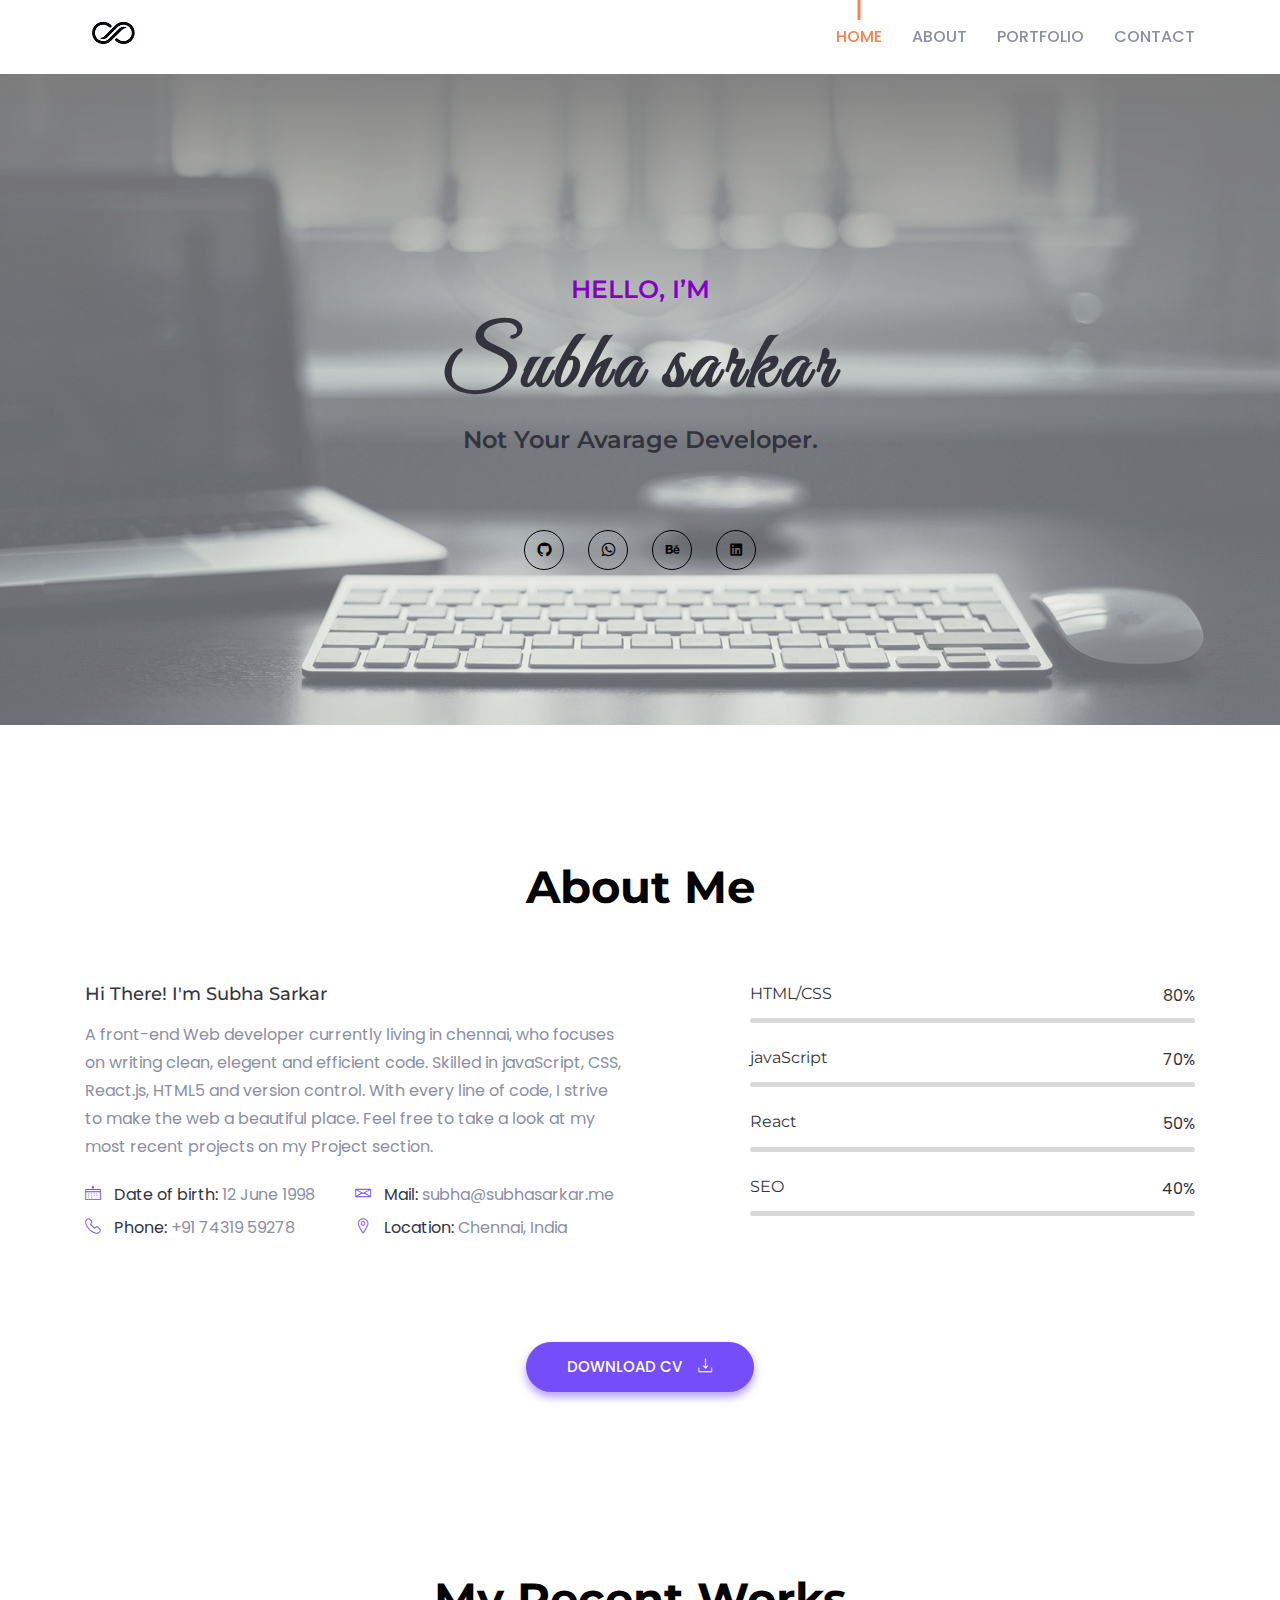
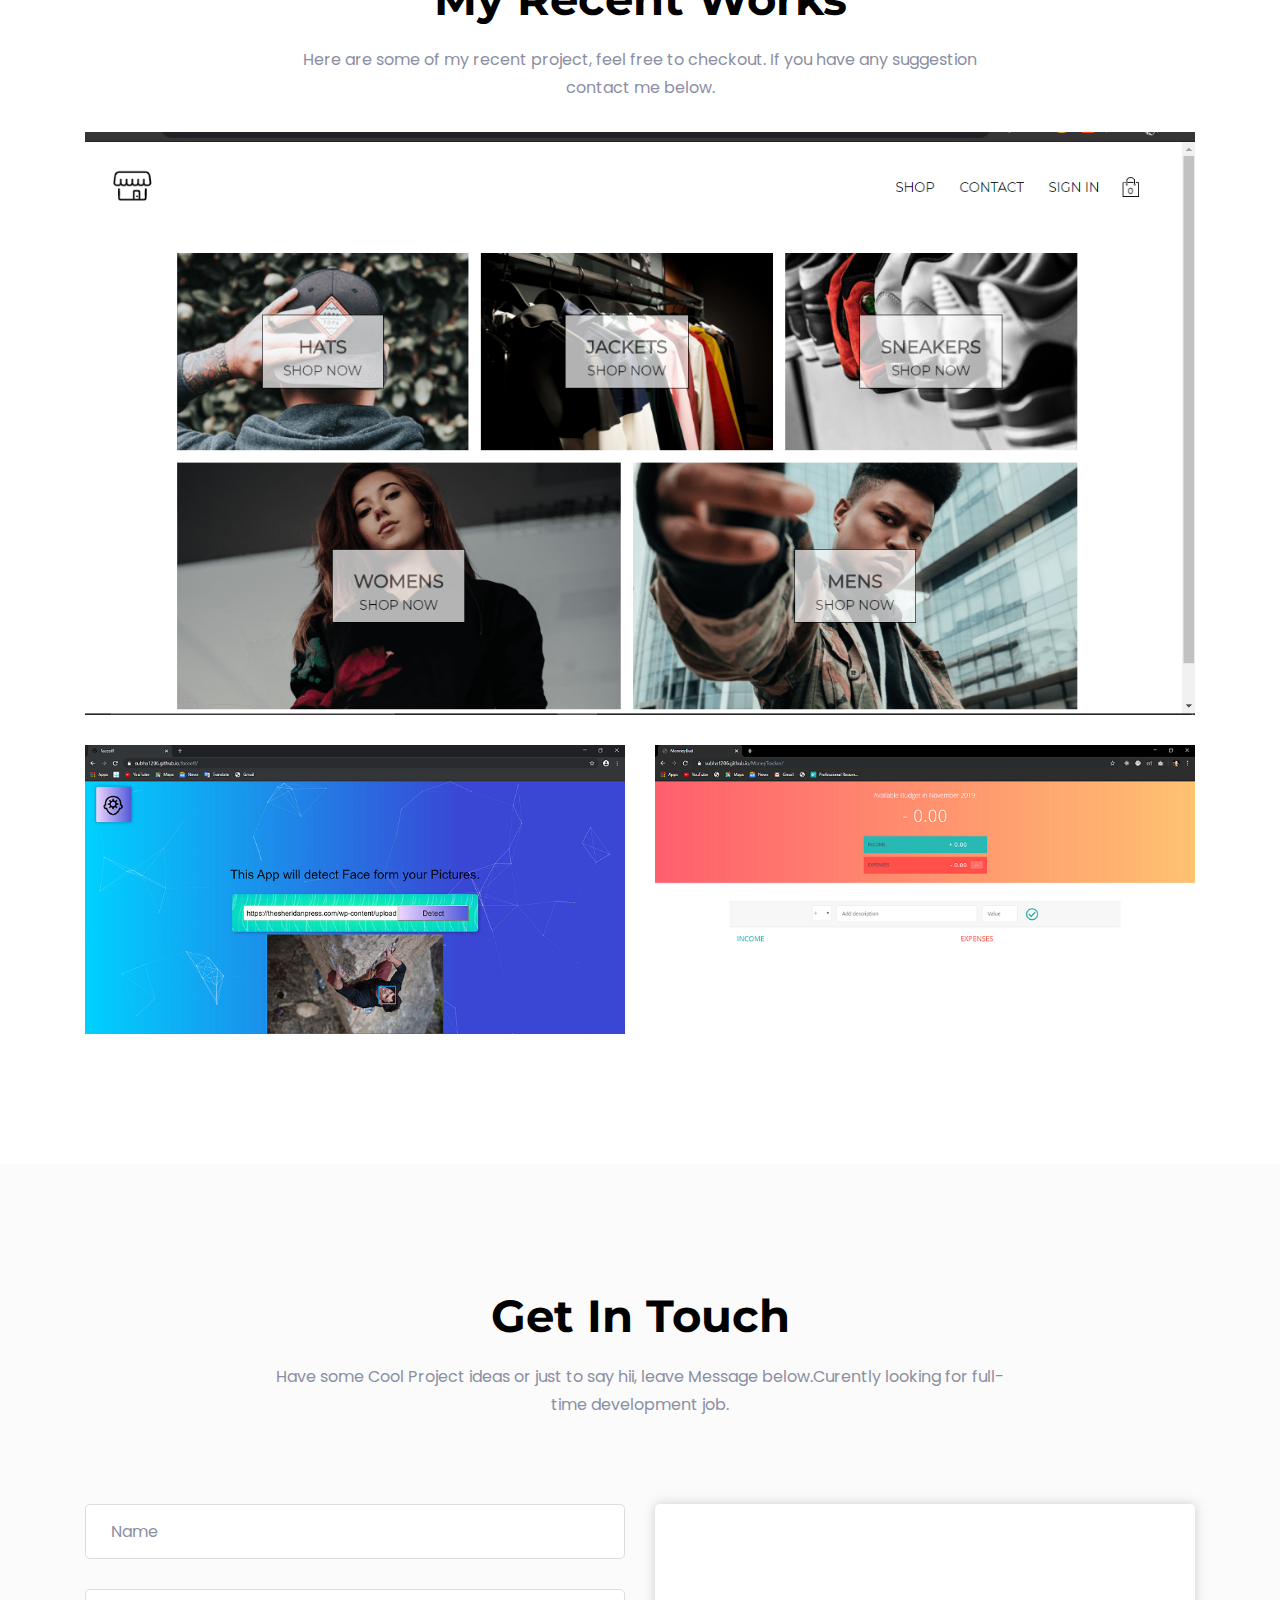
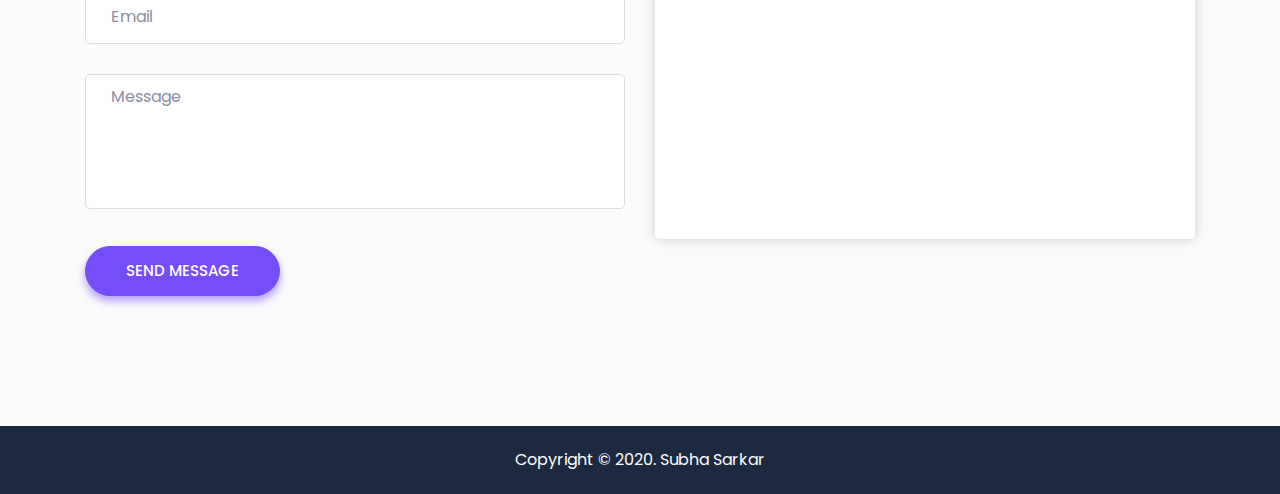
<file: index.html>
<!doctype html>
<html lang="en">

<head>

    <!--====== Required meta tags ======-->
    <meta charset="utf-8">
    <meta http-equiv="x-ua-compatible" content="ie=edge">
    <meta name="description" content="">
    <meta name="viewport" content="width=device-width, initial-scale=1, shrink-to-fit=no">

    <!--====== Title ======-->
    <title>Subha Sarkar</title>

    <!--====== Favicon Icon ======-->
    <link rel="shortcut icon" href="assets/images/favicon.ico" type="image/png">

    <!--====== Bootstrap css ======-->
    <link rel="stylesheet" href="assets/css/bootstrap.min.css">

    <!--====== Line Icons css ======-->
    <link rel="stylesheet" href="assets/css/LineIcons.css">

    <link href="https://fonts.googleapis.com/css?family=Montserrat|Great+Vibes&display=swap" rel="stylesheet">
    <link rel="stylesheet" href="https://cdnjs.cloudflare.com/ajax/libs/animate.css/3.7.2/animate.min.css">
    <!--====== Magnific Popup css ======-->
    <link rel="stylesheet" href="assets/css/magnific-popup.css">

    <!--====== Default css ======-->
    <link rel="stylesheet" href="assets/css/default.css">

    <!--====== Style css ======-->
    <link rel="stylesheet" href="assets/css/style.css">


</head>

<body>
    <!--====== HEADER PART START ======-->

    <header id="home" class="header-area">
        <div class="navigation fixed-top">
            <div class="container">
                <div class="row">
                    <div class="col-lg-12">
                        <nav class="navbar navbar-expand-lg">
                            <a class="navbar-brand" href="index.html">
                                <img src="assets/images/s-back.jpg" alt="Logo">
                            </a> <!-- Logo -->
                            <button class="navbar-toggler" type="button" data-toggle="collapse" data-target="#navbarSupportedContent" aria-controls="navbarSupportedContent" aria-expanded="false" aria-label="Toggle navigation">
                                <span class="toggler-icon"></span>
                                <span class="toggler-icon"></span>
                                <span class="toggler-icon"></span>
                            </button>

                            <div class="collapse navbar-collapse" id="navbarSupportedContent">
                                <ul class="navbar-nav ml-auto">
                                    <li class="nav-item active"><a class="page-scroll" href="#home">Home</a></li>
                                    <li class="nav-item"><a class="page-scroll" href="#about">About</a></li>
                                    <li class="nav-item"><a class="page-scroll" href="#work">Portfolio</a></li>
                                    <li class="nav-item"><a class="page-scroll" href="#contact">Contact</a></li>
                                </ul>
                            </div> <!-- navbar collapse -->
                        </nav> <!-- navbar -->
                    </div>
                </div> <!-- row -->
            </div> <!-- container -->
        </div> <!-- navigation -->

        <div id="parallax" class="header-content d-flex align-items-center">
            <img src="assets/images/start1.jpg" alt="" id="intro-img">
            <div class="container">
                <div class="row align-items-center">
                    <div class="col-xl-12 col-lg-12">
                        <div class="header-content-right">
                            <h4 class="sub-title">Hello, I’m</h4>
                            <h1 class="title">Subha sarkar</h1>
                            <h4 class="tagline">Not Your Avarage Developer.</h4>   
                        </div> <!-- header content right -->
                    </div>
                </div> <!-- row -->
            </div> <!-- container -->
            <div class="header-social">
                <div class="container">
                    <div class="row">
                        <div class="col-lg-12">
                            <div class="header-social-icon animated zoomInDown ">
                                <ul>
                                    <li><a href="https://github.com/subha1206"><i class="lni-github-original"></i></a></li>
                                    <li><a href="https://wa.me/917431959278"><i class="lni-whatsapp"></i></a></li>
                                    <li><a href="#"><i class="lni-behance-original"></i></a></li>
                                    <li><a href="https://www.linkedin.com/in/subha-sarkar-ss/"><i class="lni-linkedin-original"></i></a></li>
                                </ul>
                            </div> <!-- header social -->
                        </div>
                    </div> <!-- row -->
                </div> <!-- container -->
            </div> <!-- header social -->
        </div> <!-- header content -->
    </header>

    <!--====== HEADER PART ENDS ======-->

    <!--====== ABOUT PART START ======-->

    <section id="about" class="about-area pt-130 pb-100 ">
        <div class="container">
            <div class="row justify-content-center">
                <div class="col-lg-8">
                    <div class="section-title text-center">
                        <h2 class="title">About Me</h2>
                    </div> <!-- section title -->
                </div>
            </div> <!-- row -->
            <div class="row">
                <div class="col-lg-6">
                    <div class="about-content mt-50">
                        <h4 class="about-title">Hi There! I'm Subha Sarkar</h4>
                        <p>A front-end Web developer currently living in chennai, who focuses on writing clean, elegent and efficient code. Skilled in javaScript, CSS, React.js, HTML5 and version control. With every line of code, I strive to make the web a beautiful place. Feel free to take a look at my most recent projects on my Project section.</p>
                        <ul class="clearfix">
                            <li>
                                <div class="single-info d-flex align-items-center">
                                    <div class="info-icon">
                                        <i class="lni-calendar"></i>
                                    </div>
                                    <div class="info-text">
                                        <p><span>Date of birth:</span> 12 June 1998</p>
                                    </div>
                                </div> <!-- single info -->
                            </li>
                            <li>
                                <div class="single-info d-flex align-items-center">
                                    <div class="info-icon">
                                        <i class="lni-envelope"></i>
                                    </div>
                                    <div class="info-text">
                                        <p><span>Mail:</span> subha@subhasarkar.me</p>
                                    </div>
                                </div> <!-- single info -->
                            </li>
                            <li>
                                <div class="single-info d-flex align-items-center">
                                    <div class="info-icon">
                                        <i class="lni-phone-handset"></i>
                                    </div>
                                    <div class="info-text">
                                        <p><span>Phone:</span> +91 74319 59278</p>
                                    </div>
                                </div> <!-- single info -->
                            </li>
                            <li>
                                <div class="single-info d-flex align-items-center">
                                    <div class="info-icon">
                                        <i class="lni-map-marker"></i>
                                    </div>
                                    <div class="info-text">
                                        <p><span>Location:</span> Chennai, India</p>
                                    </div>
                                </div> <!-- single info -->
                            </li>
                        </ul>
                    </div> <!-- about content -->
                </div>
                <div class="col-xl-5 offset-xl-1 col-lg-6">
                    <div class="about-skills pt-25">
                        <div class="skill-item mt-25">
                            <div class="skill-header">
                                <h6 class="skill-title">HTML/CSS</h6>
                                <div class="skill-percentage">
                                    <div class="count-box counted">
                                        <span class="counter">80</span>
                                    </div>
                                    %
                                </div>
                            </div>
                            <div class="skill-bar">
                                <div class="bar-inner">
                                    <div class="bar progress-line" data-width="80"></div>
                                </div>
                            </div>
                        </div> <!-- skill item -->
                        <div class="skill-item mt-25">
                            <div class="skill-header">
                                <h6 class="skill-title">javaScript</h6>
                                <div class="skill-percentage">
                                    <div class="count-box counted">
                                        <span class="counter">70</span>
                                    </div>
                                    %
                                </div>
                            </div>
                            <div class="skill-bar">
                                <div class="bar-inner">
                                    <div class="bar progress-line" data-width="70"></div>
                                </div>
                            </div>
                        </div> <!-- skill item -->
                        <div class="skill-item mt-25">
                            <div class="skill-header">
                                <h6 class="skill-title">React</h6>
                                <div class="skill-percentage">
                                    <div class="count-box counted">
                                        <span class="counter">50</span>
                                    </div>
                                    %
                                </div>
                            </div>
                            <div class="skill-bar">
                                <div class="bar-inner">
                                    <div class="bar progress-line" data-width="50"></div>
                                </div>
                            </div>
                        </div> <!-- skill item -->
                        <div class="skill-item mt-25">
                            <div class="skill-header">
                                <h6 class="skill-title">SEO</h6>
                                <div class="skill-percentage">
                                    <div class="count-box counted">
                                        <span class="counter">40</span>
                                    </div>
                                    %
                                </div>
                            </div>
                            <div class="skill-bar">
                                <div class="bar-inner">
                                    <div class="bar progress-line" data-width="50"></div>
                                </div>
                            </div>
                        </div> <!-- skill item -->
                    </div> <!-- about skills -->
                </div>
            </div> <!-- row -->
            <div class="row">
                    <div class="col-lg-12">
                        <div class="work-more text-center mt-100">
                            <a class="main-btn" href="/assets/CV/Subha's Resume.pdf" download="Subha's Resume"><span class="mr-3">Download CV</span><i class="lni-download"></i></a>
                        </div> <!-- work more -->
                    </div>
                </div> <!-- row -->
        </div> <!-- container -->
    </section>

    <!--====== ABOUT PART ENDS ======-->

    <!--====== WORK PART START ======-->

    <section id="work" class="work-area pt-80 pb-130 ">
        <div class="container">
            <div class="row justify-content-center">
                <div class="col-lg-8">
                    <div class="section-title text-center">
                        <h2 class="title">My Recent Works</h2>
                        <p>Here are some of my recent project, feel free to checkout. If you have any suggestion contact me below.</p>
                    </div> <!-- section title -->
                </div>
            </div> <!-- row -->
            <div class="row">
                <!-- <div class="col-lg-6 col-md-6 col-sm-6">
                    <div class="single-work text-center mt-30">
                        <div class="work-image">
                            <img src="assets/images/work/" alt="work">
                        </div>
                        <div class="work-overlay">
                            <div class="work-content">
                                <h3 class="work-title">Product Design</h3>
                                <ul>
    
                                </ul>
                            </div>
                        </div>
                    </div> <!-- single work -->
                <!-- </div> -->
                <div class="col-lg-12 col-md-6 col-sm-6">
                    <div class="single-work text-center mt-30">
                        <div class="work-image">
                            <img src="assets/images/Project/TheStore.png" alt="work">
                        </div>
                        <div class="work-overlay">
                            <div class="work-content">
                                <h3 class="work-title">The store</h3>
                                <ul>
                                        <li><a class="image-popup" href="https://storfy.herokuapp.com/"><i class="lni-website"></i></a></li>
                                        <li><a href="https://github.com/subha1206/The-store"><i class="lni-code"></i></a></li>
                                </ul>
                            </div>
                        </div>
                    </div> <!-- single work -->
                </div>
                <div class="col-lg-6 col-md-6 col-sm-6">
                    <div class="single-work text-center mt-30">
                        <div class="work-image">
                            <img src="assets/images/Project/faceoff.png" alt="work">
                        </div>
                        <div class="work-overlay">
                            <div class="work-content">
                                <h3 class="work-title">faceoff</h3>
                                <ul>
                                   <li><a class="image-popup" href="https://subha1206.github.io/faceoff/"><i class="lni-website"></i></a></li>
                                   <li><a href="https://github.com/subha1206/faceoff"><i class="lni-code"></i></a></li>
                                </ul>
                            </div>
                        </div>
                    </div> <!-- single work -->
                </div>
                <div class="col-lg-6 col-md-6 col-sm-6">
                    <div class="single-work text-center mt-30">
                        <div class="work-image">
                            <img src="assets/images/Project/Moneytracker.PNG" alt="work">
                        </div>
                        <div class="work-overlay">
                            <div class="work-content">
                                <h3 class="work-title">MoneyTracker</h3>
                                <ul>
                                    <li><a class="image-popup" href="https://subha1206.github.io/MoneyTracker/"><i class="lni-website"></i></a></li>
                                    <li><a href="https://github.com/subha1206/MoneyTracker"><i class="lni-code"></i></a></li>
                                </ul>
                            </div>
                        </div>
                    </div> <!-- single work -->
                </div>
               
            </div> <!-- row -->
        </div> <!-- container -->
    </section>

    <!--====== WORK PART ENDS ======-->

    <!--====== CONTACT PART START ======-->

    <section id="contact" class="contact-area pt-125 pb-130 gray-bg">
        <div class="container">
            <div class="row justify-content-center">
                <div class="col-lg-8">
                    <div class="section-title text-center pb-25">
                        <h2 class="title">Get In Touch</h2>
                        <p>Have some Cool Project ideas or just to say hii, leave Message below.Curently looking for full-time development job.</p>
                    </div> <!-- section title -->
                </div>
            </div> <!-- row -->
           
            <div class="row">
                <div class="col-lg-6">
                    <div class="contact-form pt-30">
                        <form id="contact-form" action="mailto:sarkarsubha1206@gmail.com" method="POST" enctype="text/plain">
                            <div class="single-form">
                                <input type="text" name="Name " placeholder="Name">
                            </div> <!-- single form -->
                            <div class="single-form">
                                <input type="email" name="Email " placeholder="Email">
                            </div> <!-- single form -->
                            <div class="single-form">
                                <textarea name="Message" placeholder="Message "></textarea>
                            </div> <!-- single form -->
                            <p class="form-message"></p>
                            <div class="single-form">
                                <button class="main-btn" type="submit">Send Message</button>
                            </div> <!-- single form -->
                        </form>
                    </div> <!-- contact form -->
                </div>
                <div class="col-lg-6">
                    <div class="contact-map mt-60">
                        <div class="gmap_canvas">                            
                            <iframe id="gmap_canvas" src="https://maps.google.com/maps?q=ramapuram%2C%20chennai&t=&z=13&ie=UTF8&iwloc=&output=embed" frameborder="0" scrolling="no" marginheight="0" marginwidth="0"></iframe>
                        </div>
                    </div> <!-- contact map -->
                </div>
            </div> <!-- row -->
        </div> <!-- container -->
    </section>

    <!--====== CONTACT PART ENDS ======-->

    <!--====== FOOTER PART START ======-->

    <footer id="footer" class="footer-area">
        <div class="footer-copyright pb-20">
            <div class="container">
                <div class="row">
                    <div class="col-lg-12">
                        <div class="copyright-text text-center pt-20">
                            <p>Copyright © 2020. Subha Sarkar</p>
                        </div> <!-- copyright text -->
                    </div>  
                </div> <!-- row -->
            </div> <!-- container -->
        </div> <!-- footer widget -->
    </footer>

    <!--====== FOOTER PART ENDS ======-->

    <!--====== BACK TOP TOP PART START ======-->

    <a href="#" class="back-to-top"><i class="lni-chevron-up"></i></a>

    <!--====== BACK TOP TOP PART ENDS ======-->






   
    <!--====== jquery js ======-->
    <script src="assets/js/vendor/modernizr-3.6.0.min.js"></script>
    <script src="assets/js/vendor/jquery-1.12.4.min.js"></script>

    <!--====== Bootstrap js ======-->
    <script src="assets/js/bootstrap.min.js"></script>
    <script src="assets/js/popper.min.js"></script>

    <!--====== Magnific Popup js ======-->
    <script src="assets/js/jquery.magnific-popup.min.js"></script>

    <!--====== Parallax js ======-->
    <script src="assets/js/parallax.min.js"></script>

    <!--====== Counter Up js ======-->
    <script src="assets/js/waypoints.min.js"></script>
    <script src="assets/js/jquery.counterup.min.js"></script>


    <!--====== Appear js ======-->
    <script src="assets/js/jquery.appear.min.js"></script>

    <!--====== Scrolling js ======-->
    <script src="assets/js/scrolling-nav.js"></script>
    <script src="assets/js/jquery.easing.min.js"></script>


    <!--====== Main js ======-->
    <script src="assets/js/main.js"></script>

</body>

</html>
</file>
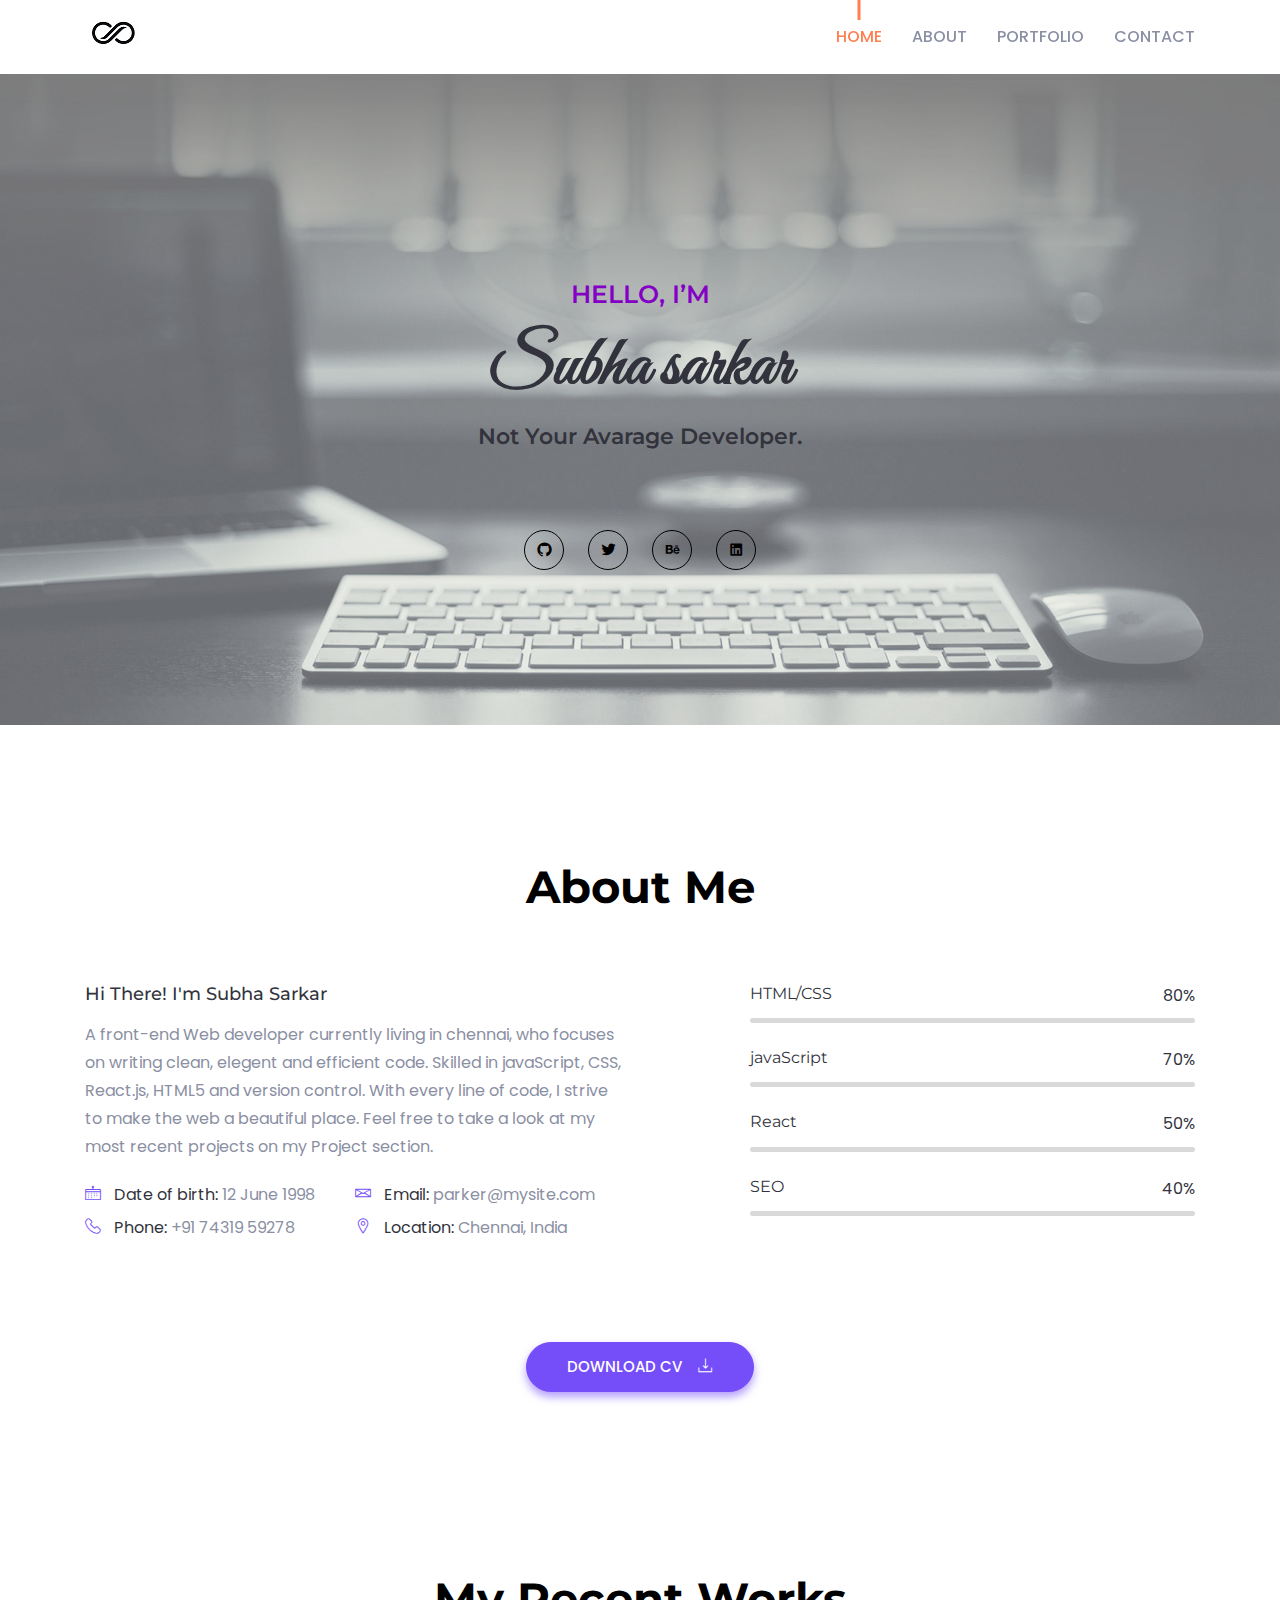
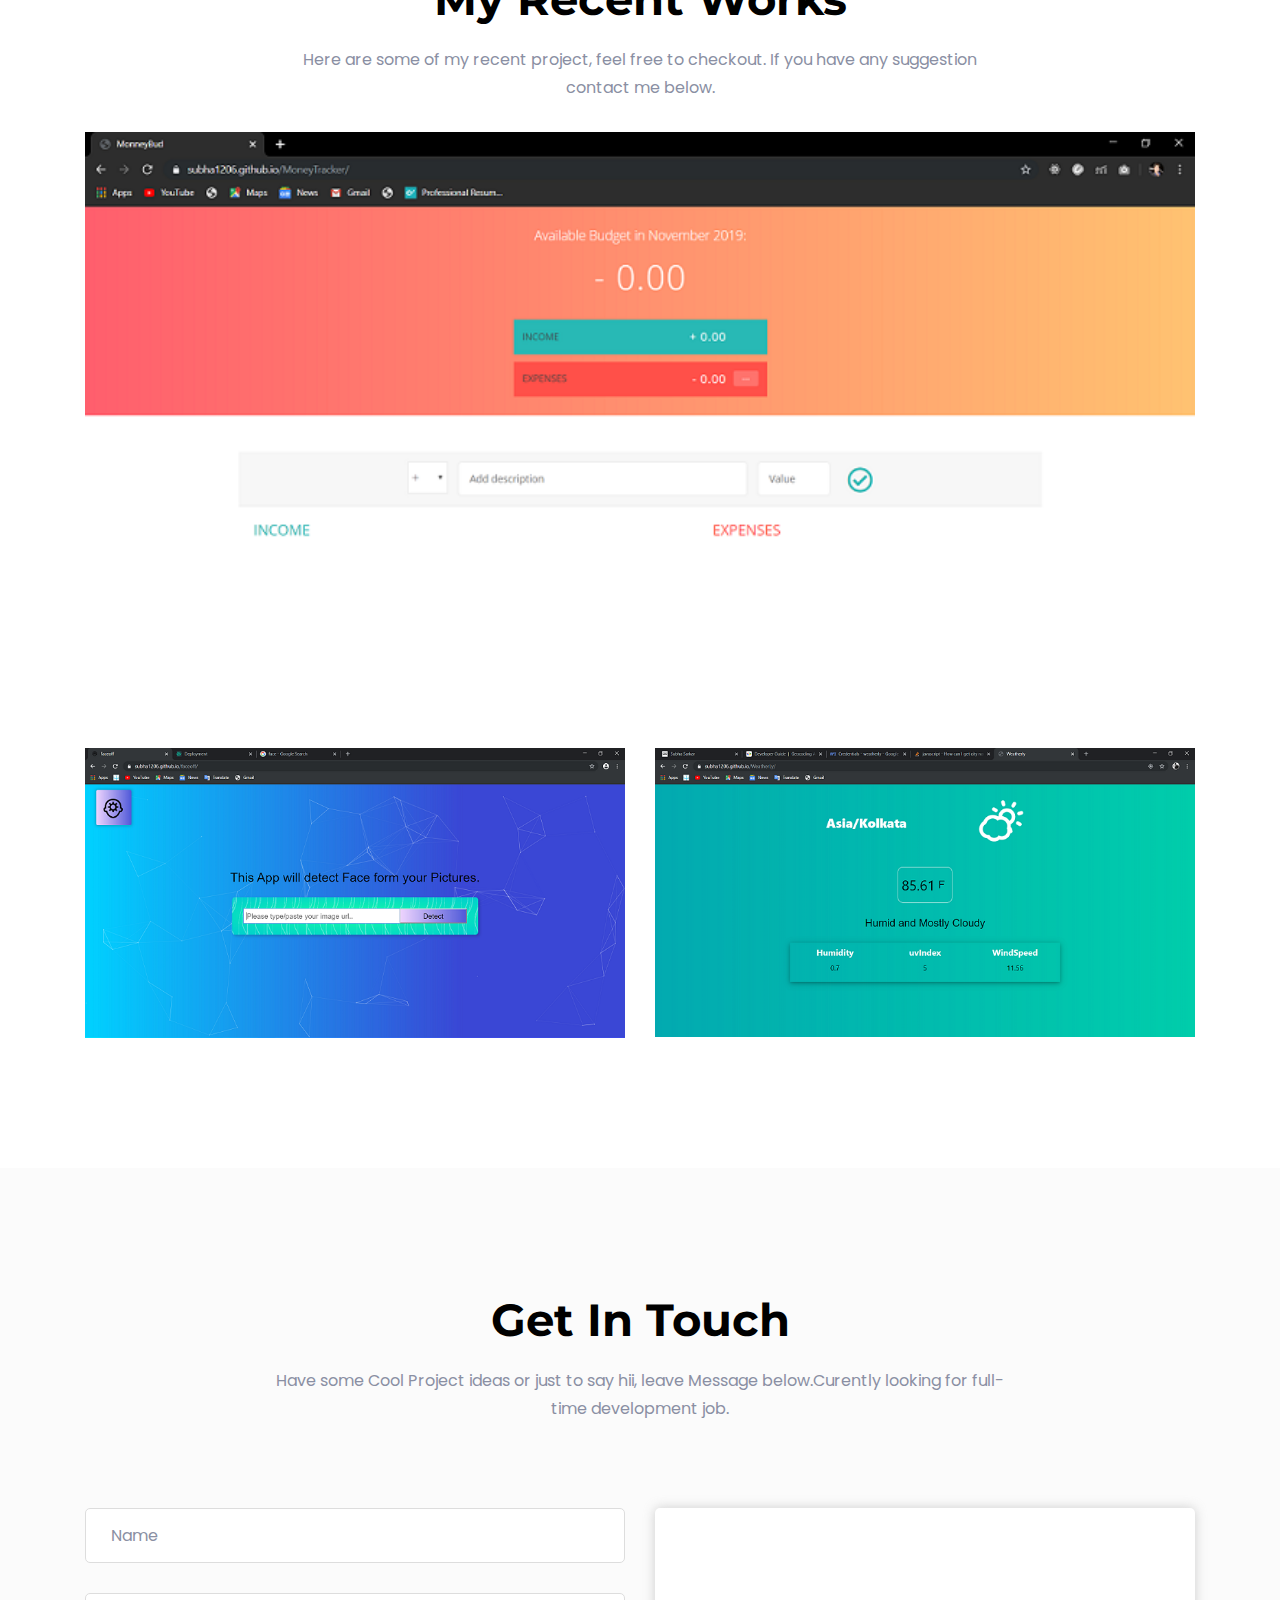
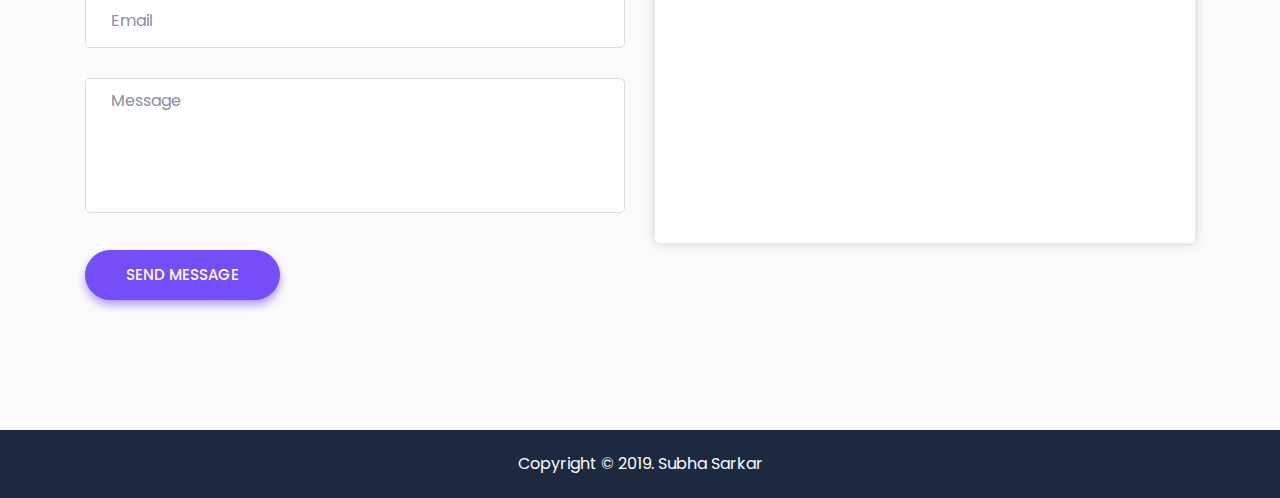
<file: portoFolio/index.html>
<!doctype html>
<html lang="en">

<head>

    <!--====== Required meta tags ======-->
    <meta charset="utf-8">
    <meta http-equiv="x-ua-compatible" content="ie=edge">
    <meta name="description" content="">
    <meta name="viewport" content="width=device-width, initial-scale=1, shrink-to-fit=no">

    <!--====== Title ======-->
    <title>Subha Sarkar</title>

    <!--====== Favicon Icon ======-->
    <link rel="shortcut icon" href="assets/images/favicon.ico" type="image/png">

    <!--====== Bootstrap css ======-->
    <link rel="stylesheet" href="assets/css/bootstrap.min.css">

    <!--====== Line Icons css ======-->
    <link rel="stylesheet" href="assets/css/LineIcons.css">

    <link href="https://fonts.googleapis.com/css?family=Montserrat|Great+Vibes&display=swap" rel="stylesheet">
    <link rel="stylesheet" href="https://cdnjs.cloudflare.com/ajax/libs/animate.css/3.7.2/animate.min.css">
    <!--====== Magnific Popup css ======-->
    <link rel="stylesheet" href="assets/css/magnific-popup.css">

    <!--====== Default css ======-->
    <link rel="stylesheet" href="assets/css/default.css">

    <!--====== Style css ======-->
    <link rel="stylesheet" href="assets/css/style.css">


</head>

<body>
    <!--====== HEADER PART START ======-->

    <header id="home" class="header-area">
        <div class="navigation fixed-top">
            <div class="container">
                <div class="row">
                    <div class="col-lg-12">
                        <nav class="navbar navbar-expand-lg">
                            <a class="navbar-brand" href="index.html">
                                <img src="assets/images/s-back.jpg" alt="Logo">
                            </a> <!-- Logo -->
                            <button class="navbar-toggler" type="button" data-toggle="collapse" data-target="#navbarSupportedContent" aria-controls="navbarSupportedContent" aria-expanded="false" aria-label="Toggle navigation">
                                <span class="toggler-icon"></span>
                                <span class="toggler-icon"></span>
                                <span class="toggler-icon"></span>
                            </button>

                            <div class="collapse navbar-collapse" id="navbarSupportedContent">
                                <ul class="navbar-nav ml-auto">
                                    <li class="nav-item active"><a class="page-scroll" href="#home">Home</a></li>
                                    <li class="nav-item"><a class="page-scroll" href="#about">About</a></li>
                                    <li class="nav-item"><a class="page-scroll" href="#work">Portfolio</a></li>
                                    <li class="nav-item"><a class="page-scroll" href="#contact">Contact</a></li>
                                </ul>
                            </div> <!-- navbar collapse -->
                        </nav> <!-- navbar -->
                    </div>
                </div> <!-- row -->
            </div> <!-- container -->
        </div> <!-- navigation -->

        <div id="parallax" class="header-content d-flex align-items-center">
            <img src="assets/images/start1.jpg" alt="" id="intro-img">
            <div class="container">
                <div class="row align-items-center">
                    <div class="col-xl-12 col-lg-12">
                        <div class="header-content-right">
                            <h4 class="sub-title">Hello, I’m</h4>
                            <h1 class="title">Subha sarkar</h1>
                            <h4>Not Your Avarage Developer.</h4>   
                        </div> <!-- header content right -->
                    </div>
                </div> <!-- row -->
            </div> <!-- container -->
            <div class="header-social">
                <div class="container">
                    <div class="row">
                        <div class="col-lg-12">
                            <div class="header-social-icon animated zoomInDown ">
                                <ul>
                                    <li><a href="https://github.com/subha1206"><i class="lni-github-original"></i></a></li>
                                    <li><a href="#"><i class="lni-twitter-original"></i></a></li>
                                    <li><a href="#"><i class="lni-behance-original"></i></a></li>
                                    <li><a href="https://www.linkedin.com/in/subha-sarkar-ss/"><i class="lni-linkedin-original"></i></a></li>
                                </ul>
                            </div> <!-- header social -->
                        </div>
                    </div> <!-- row -->
                </div> <!-- container -->
            </div> <!-- header social -->
        </div> <!-- header content -->
    </header>

    <!--====== HEADER PART ENDS ======-->

    <!--====== ABOUT PART START ======-->

    <section id="about" class="about-area pt-130 pb-100 ">
        <div class="container">
            <div class="row justify-content-center">
                <div class="col-lg-8">
                    <div class="section-title text-center">
                        <h2 class="title">About Me</h2>
                    </div> <!-- section title -->
                </div>
            </div> <!-- row -->
            <div class="row">
                <div class="col-lg-6">
                    <div class="about-content mt-50">
                        <h4 class="about-title">Hi There! I'm Subha Sarkar</h4>
                        <p>A front-end Web developer currently living in chennai, who focuses on writing clean, elegent and efficient code. Skilled in javaScript, CSS, React.js, HTML5 and version control. With every line of code, I strive to make the web a beautiful place. Feel free to take a look at my most recent projects on my Project section.</p>
                        <ul class="clearfix">
                            <li>
                                <div class="single-info d-flex align-items-center">
                                    <div class="info-icon">
                                        <i class="lni-calendar"></i>
                                    </div>
                                    <div class="info-text">
                                        <p><span>Date of birth:</span> 12 June 1998</p>
                                    </div>
                                </div> <!-- single info -->
                            </li>
                            <li>
                                <div class="single-info d-flex align-items-center">
                                    <div class="info-icon">
                                        <i class="lni-envelope"></i>
                                    </div>
                                    <div class="info-text">
                                        <p><span>Email:</span> parker@mysite.com</p>
                                    </div>
                                </div> <!-- single info -->
                            </li>
                            <li>
                                <div class="single-info d-flex align-items-center">
                                    <div class="info-icon">
                                        <i class="lni-phone-handset"></i>
                                    </div>
                                    <div class="info-text">
                                        <p><span>Phone:</span> +91 74319 59278</p>
                                    </div>
                                </div> <!-- single info -->
                            </li>
                            <li>
                                <div class="single-info d-flex align-items-center">
                                    <div class="info-icon">
                                        <i class="lni-map-marker"></i>
                                    </div>
                                    <div class="info-text">
                                        <p><span>Location:</span> Chennai, India</p>
                                    </div>
                                </div> <!-- single info -->
                            </li>
                        </ul>
                    </div> <!-- about content -->
                </div>
                <div class="col-xl-5 offset-xl-1 col-lg-6">
                    <div class="about-skills pt-25">
                        <div class="skill-item mt-25">
                            <div class="skill-header">
                                <h6 class="skill-title">HTML/CSS</h6>
                                <div class="skill-percentage">
                                    <div class="count-box counted">
                                        <span class="counter">80</span>
                                    </div>
                                    %
                                </div>
                            </div>
                            <div class="skill-bar">
                                <div class="bar-inner">
                                    <div class="bar progress-line" data-width="80"></div>
                                </div>
                            </div>
                        </div> <!-- skill item -->
                        <div class="skill-item mt-25">
                            <div class="skill-header">
                                <h6 class="skill-title">javaScript</h6>
                                <div class="skill-percentage">
                                    <div class="count-box counted">
                                        <span class="counter">70</span>
                                    </div>
                                    %
                                </div>
                            </div>
                            <div class="skill-bar">
                                <div class="bar-inner">
                                    <div class="bar progress-line" data-width="70"></div>
                                </div>
                            </div>
                        </div> <!-- skill item -->
                        <div class="skill-item mt-25">
                            <div class="skill-header">
                                <h6 class="skill-title">React</h6>
                                <div class="skill-percentage">
                                    <div class="count-box counted">
                                        <span class="counter">50</span>
                                    </div>
                                    %
                                </div>
                            </div>
                            <div class="skill-bar">
                                <div class="bar-inner">
                                    <div class="bar progress-line" data-width="50"></div>
                                </div>
                            </div>
                        </div> <!-- skill item -->
                        <div class="skill-item mt-25">
                            <div class="skill-header">
                                <h6 class="skill-title">SEO</h6>
                                <div class="skill-percentage">
                                    <div class="count-box counted">
                                        <span class="counter">40</span>
                                    </div>
                                    %
                                </div>
                            </div>
                            <div class="skill-bar">
                                <div class="bar-inner">
                                    <div class="bar progress-line" data-width="50"></div>
                                </div>
                            </div>
                        </div> <!-- skill item -->
                    </div> <!-- about skills -->
                </div>
            </div> <!-- row -->
            <div class="row">
                    <div class="col-lg-12">
                        <div class="work-more text-center mt-100">
                            <a class="main-btn" href="/portoFolio/assets/images/start1.jpg" download="CV-SubhaSarkar"><span class="mr-3">Download CV</span><i class="lni-download"></i></a>
                        </div> <!-- work more -->
                    </div>
                </div> <!-- row -->
        </div> <!-- container -->
    </section>

    <!--====== ABOUT PART ENDS ======-->

    <!--====== WORK PART START ======-->

    <section id="work" class="work-area pt-80 pb-130 ">
        <div class="container">
            <div class="row justify-content-center">
                <div class="col-lg-8">
                    <div class="section-title text-center">
                        <h2 class="title">My Recent Works</h2>
                        <p>Here are some of my recent project, feel free to checkout. If you have any suggestion contact me below.</p>
                    </div> <!-- section title -->
                </div>
            </div> <!-- row -->
            <div class="row">
                <!-- <div class="col-lg-6 col-md-6 col-sm-6">
                    <div class="single-work text-center mt-30">
                        <div class="work-image">
                            <img src="assets/images/work/" alt="work">
                        </div>
                        <div class="work-overlay">
                            <div class="work-content">
                                <h3 class="work-title">Product Design</h3>
                                <ul>
    
                                </ul>
                            </div>
                        </div>
                    </div> <!-- single work -->
                <!-- </div> -->
                <div class="col-lg-12 col-md-6 col-sm-6">
                    <div class="single-work text-center mt-30">
                        <div class="work-image">
                            <img src="assets/images/Project/Moneytracker.PNG" alt="work">
                        </div>
                        <div class="work-overlay">
                            <div class="work-content">
                                <h3 class="work-title">MoneyTracker</h3>
                                <ul>
                                        <li><a class="image-popup" href="https://subha1206.github.io/MoneyTracker/"><i class="lni-website"></i></a></li>
                                        <li><a href="https://github.com/subha1206/MoneyTracker"><i class="lni-code"></i></a></li>
                                </ul>
                            </div>
                        </div>
                    </div> <!-- single work -->
                </div>
                <div class="col-lg-6 col-md-6 col-sm-6">
                    <div class="single-work text-center mt-30">
                        <div class="work-image">
                            <img src="assets/images/Project/faceoff.png" alt="work">
                        </div>
                        <div class="work-overlay">
                            <div class="work-content">
                                <h3 class="work-title">faceoff</h3>
                                <ul>
                                   <li><a class="image-popup" href="https://subha1206.github.io/faceoff/"><i class="lni-website"></i></a></li>
                                   <li><a href="https://github.com/subha1206/faceoff"><i class="lni-code"></i></a></li>
                                </ul>
                            </div>
                        </div>
                    </div> <!-- single work -->
                </div>
                <div class="col-lg-6 col-md-6 col-sm-6">
                    <div class="single-work text-center mt-30">
                        <div class="work-image">
                            <img src="assets/images/Project/weatherly.png" alt="work">
                        </div>
                        <div class="work-overlay">
                            <div class="work-content">
                                <h3 class="work-title">Weatherly</h3>
                                <ul>
                                    <li><a class="image-popup" href="https://subha1206.github.io/WeatherLy/"><i class="lni-website"></i></a></li>
                                    <li><a href="https://github.com/subha1206/weatherly"><i class="lni-code"></i></a></li>
                                </ul>
                            </div>
                        </div>
                    </div> <!-- single work -->
                </div>
               
            </div> <!-- row -->
        </div> <!-- container -->
    </section>

    <!--====== WORK PART ENDS ======-->

    <!--====== CONTACT PART START ======-->

    <section id="contact" class="contact-area pt-125 pb-130 gray-bg">
        <div class="container">
            <div class="row justify-content-center">
                <div class="col-lg-8">
                    <div class="section-title text-center pb-25">
                        <h2 class="title">Get In Touch</h2>
                        <p>Have some Cool Project ideas or just to say hii, leave Message below.Curently looking for full-time development job.</p>
                    </div> <!-- section title -->
                </div>
            </div> <!-- row -->
           
            <div class="row">
                <div class="col-lg-6">
                    <div class="contact-form pt-30">
                        <form id="contact-form" action="mailto:sarkarsubha1206@gmail.com" method="POST" enctype="text/plain">
                            <div class="single-form">
                                <input type="text" name="Name " placeholder="Name">
                            </div> <!-- single form -->
                            <div class="single-form">
                                <input type="email" name="Email " placeholder="Email">
                            </div> <!-- single form -->
                            <div class="single-form">
                                <textarea name="Message" placeholder="Message"></textarea>
                            </div> <!-- single form -->
                            <p class="form-message"></p>
                            <div class="single-form">
                                <button class="main-btn" type="submit">Send Message</button>
                            </div> <!-- single form -->
                        </form>
                    </div> <!-- contact form -->
                </div>
                <div class="col-lg-6">
                    <div class="contact-map mt-60">
                        <div class="gmap_canvas">                            
                            <iframe id="gmap_canvas" src="https://maps.google.com/maps?q=ramapuram%2C%20chennai&t=&z=13&ie=UTF8&iwloc=&output=embed" frameborder="0" scrolling="no" marginheight="0" marginwidth="0"></iframe>
                        </div>
                    </div> <!-- contact map -->
                </div>
            </div> <!-- row -->
        </div> <!-- container -->
    </section>

    <!--====== CONTACT PART ENDS ======-->

    <!--====== FOOTER PART START ======-->

    <footer id="footer" class="footer-area">
        <div class="footer-copyright pb-20">
            <div class="container">
                <div class="row">
                    <div class="col-lg-12">
                        <div class="copyright-text text-center pt-20">
                            <p>Copyright © 2019. Subha Sarkar</p>
                        </div> <!-- copyright text -->
                    </div>  
                </div> <!-- row -->
            </div> <!-- container -->
        </div> <!-- footer widget -->
    </footer>

    <!--====== FOOTER PART ENDS ======-->

    <!--====== BACK TOP TOP PART START ======-->

    <a href="#" class="back-to-top"><i class="lni-chevron-up"></i></a>

    <!--====== BACK TOP TOP PART ENDS ======-->






   
    <!--====== jquery js ======-->
    <script src="assets/js/vendor/modernizr-3.6.0.min.js"></script>
    <script src="assets/js/vendor/jquery-1.12.4.min.js"></script>

    <!--====== Bootstrap js ======-->
    <script src="assets/js/bootstrap.min.js"></script>
    <script src="assets/js/popper.min.js"></script>

    <!--====== Magnific Popup js ======-->
    <script src="assets/js/jquery.magnific-popup.min.js"></script>

    <!--====== Parallax js ======-->
    <script src="assets/js/parallax.min.js"></script>

    <!--====== Counter Up js ======-->
    <script src="assets/js/waypoints.min.js"></script>
    <script src="assets/js/jquery.counterup.min.js"></script>


    <!--====== Appear js ======-->
    <script src="assets/js/jquery.appear.min.js"></script>

    <!--====== Scrolling js ======-->
    <script src="assets/js/scrolling-nav.js"></script>
    <script src="assets/js/jquery.easing.min.js"></script>


    <!--====== Main js ======-->
    <script src="assets/js/main.js"></script>

</body>

</html>
</file>
<file: assets/css/default.css>
/* Deafult Margin & Padding */
/*-- Margin Top --*/
.mt-5 {
	margin-top: 5px;
}
.mt-10 {
	margin-top: 10px;
}
.mt-15 {
	margin-top: 15px;
}
.mt-20 {
	margin-top: 20px;
}
.mt-25 {
	margin-top: 25px;
}
.mt-30 {
	margin-top: 30px;
}
.mt-35 {
	margin-top: 35px;
}
.mt-40 {
	margin-top: 40px;
}
.mt-45 {
	margin-top: 45px;
}
.mt-50 {
	margin-top: 50px;
}
.mt-55 {
	margin-top: 55px;
}
.mt-60 {
	margin-top: 60px;
}
.mt-65 {
	margin-top: 65px;
}
.mt-70 {
	margin-top: 70px;
}
.mt-75 {
	margin-top: 75px;
}
.mt-80 {
	margin-top: 80px;
}
.mt-85 {
	margin-top: 85px;
}
.mt-90 {
	margin-top: 90px;
}
.mt-95 {
	margin-top: 95px;
}
.mt-100 {
	margin-top: 100px;
}
.mt-105 {
	margin-top: 105px;
}
.mt-110 {
	margin-top: 110px;
}
.mt-115 {
	margin-top: 115px;
}
.mt-120 {
	margin-top: 120px;
}
.mt-125 {
	margin-top: 125px;
}
.mt-130 {
	margin-top: 130px;
}
.mt-135 {
	margin-top: 135px;
}
.mt-140 {
	margin-top: 140px;
}
.mt-145 {
	margin-top: 145px;
}
.mt-150 {
	margin-top: 150px;
}
.mt-155 {
	margin-top: 155px;
}
.mt-160 {
	margin-top: 160px;
}
.mt-165 {
	margin-top: 165px;
}
.mt-170 {
	margin-top: 170px;
}
.mt-175 {
	margin-top: 175px;
}
.mt-180 {
	margin-top: 180px;
}
.mt-185 {
	margin-top: 185px;
}
.mt-190 {
	margin-top: 190px;
}
.mt-195 {
	margin-top: 195px;
}
.mt-200 {
	margin-top: 200px;
}
/*-- Margin Bottom --*/

.mb-5 {
	margin-bottom: 5px;
}
.mb-10 {
	margin-bottom: 10px;
}
.mb-15 {
	margin-bottom: 15px;
}
.mb-20 {
	margin-bottom: 20px;
}
.mb-25 {
	margin-bottom: 25px;
}
.mb-30 {
	margin-bottom: 30px;
}
.mb-35 {
	margin-bottom: 35px;
}
.mb-40 {
	margin-bottom: 40px;
}
.mb-45 {
	margin-bottom: 45px;
}
.mb-50 {
	margin-bottom: 50px;
}
.mb-55 {
	margin-bottom: 55px;
}
.mb-60 {
	margin-bottom: 60px;
}
.mb-65 {
	margin-bottom: 65px;
}
.mb-70 {
	margin-bottom: 70px;
}
.mb-75 {
	margin-bottom: 75px;
}
.mb-80 {
	margin-bottom: 80px;
}
.mb-85 {
	margin-bottom: 85px;
}
.mb-90 {
	margin-bottom: 90px;
}
.mb-95 {
	margin-bottom: 95px;
}
.mb-100 {
	margin-bottom: 100px;
}
.mb-105 {
	margin-bottom: 105px;
}
.mb-110 {
	margin-bottom: 110px;
}
.mb-115 {
	margin-bottom: 115px;
}
.mb-120 {
	margin-bottom: 120px;
}
.mb-125 {
	margin-bottom: 125px;
}
.mb-130 {
	margin-bottom: 130px;
}
.mb-135 {
	margin-bottom: 135px;
}
.mb-140 {
	margin-bottom: 140px;
}
.mb-145 {
	margin-bottom: 145px;
}
.mb-150 {
	margin-bottom: 150px;
}
.mb-155 {
	margin-bottom: 155px;
}
.mb-160 {
	margin-bottom: 160px;
}
.mb-165 {
	margin-bottom: 165px;
}
.mb-170 {
	margin-bottom: 170px;
}
.mb-175 {
	margin-bottom: 175px;
}
.mb-180 {
	margin-bottom: 180px;
}
.mb-185 {
	margin-bottom: 185px;
}
.mb-190 {
	margin-bottom: 190px;
}
.mb-195 {
	margin-bottom: 195px;
}
.mb-200 {
	margin-bottom: 200px;
}
/*-- margin left --*/
.ml-5 {
	margin-left: 5px;
}
.ml-10 {
	margin-left: 10px;
}
.ml-15 {
	margin-left: 15px;
}
.ml-20 {
	margin-left: 20px;
}
.ml-25 {
	margin-left: 25px;
}
.ml-30 {
	margin-left: 30px;
}
.ml-35 {
	margin-left: 35px;
}
.ml-40 {
	margin-left: 40px;
}
.ml-45 {
	margin-left: 45px;
}
.ml-50 {
	margin-left: 50px;
}
.ml-55 {
	margin-left: 55px;
}
.ml-60 {
	margin-left: 60px;
}
.ml-65 {
	margin-left: 65px;
}
.ml-70 {
	margin-left: 70px;
}
.ml-75 {
	margin-left: 75px;
}
.ml-80 {
	margin-left: 80px;
}
.ml-85 {
	margin-left: 85px;
}
.ml-90 {
	margin-left: 90px;
}
.ml-95 {
	margin-left: 95px;
}
.ml-100 {
	margin-left: 100px;
}
.ml-105 {
	margin-left: 105px;
}
.ml-110 {
	margin-left: 110px;
}
.ml-115 {
	margin-left: 115px;
}
.ml-120 {
	margin-left: 120px;
}
.ml-125 {
	margin-left: 125px;
}
.ml-130 {
	margin-left: 130px;
}
.ml-135 {
	margin-left: 135px;
}
.ml-140 {
	margin-left: 140px;
}
.ml-145 {
	margin-left: 145px;
}
.ml-150 {
	margin-left: 150px;
}
.ml-155 {
	margin-left: 155px;
}
.ml-160 {
	margin-left: 160px;
}
.ml-165 {
	margin-left: 165px;
}
.ml-170 {
	margin-left: 170px;
}
.ml-175 {
	margin-left: 175px;
}
.ml-180 {
	margin-left: 180px;
}
.ml-185 {
	margin-left: 185px;
}
.ml-190 {
	margin-left: 190px;
}
.ml-195 {
	margin-left: 195px;
}
.ml-200 {
	margin-left: 200px;
}
/*-- margin right --*/
.mr-5 {
	margin-right: 5px;
}
.mr-10 {
	margin-right: 10px;
}
.mr-15 {
	margin-right: 15px;
}
.mr-20 {
	margin-right: 20px;
}
.mr-25 {
	margin-right: 25px;
}
.mr-30 {
	margin-right: 30px;
}
.mr-35 {
	margin-right: 35px;
}
.mr-40 {
	margin-right: 40px;
}
.mr-45 {
	margin-right: 45px;
}
.mr-50 {
	margin-right: 50px;
}
.mr-55 {
	margin-right: 55px;
}
.mr-60 {
	margin-right: 60px;
}
.mr-65 {
	margin-right: 65px;
}
.mr-70 {
	margin-right: 70px;
}
.mr-75 {
	margin-right: 75px;
}
.mr-80 {
	margin-right: 80px;
}
.mr-85 {
	margin-right: 85px;
}
.mr-90 {
	margin-right: 90px;
}
.mr-95 {
	margin-right: 95px;
}
.mr-100 {
	margin-right: 100px;
}
.mr-105 {
	margin-right: 105px;
}
.mr-110 {
	margin-right: 110px;
}
.mr-115 {
	margin-right: 115px;
}
.mr-120 {
	margin-right: 120px;
}
.mr-125 {
	margin-right: 125px;
}
.mr-130 {
	margin-right: 130px;
}
.mr-135 {
	margin-right: 135px;
}
.mr-140 {
	margin-right: 140px;
}
.mr-145 {
	margin-right: 145px;
}
.mr-150 {
	margin-right: 150px;
}
.mr-155 {
	margin-right: 155px;
}
.mr-160 {
	margin-right: 160px;
}
.mr-165 {
	margin-right: 165px;
}
.mr-170 {
	margin-right: 170px;
}
.mr-175 {
	margin-right: 175px;
}
.mr-180 {
	margin-right: 180px;
}
.mr-185 {
	margin-right: 185px;
}
.mr-190 {
	margin-right: 190px;
}
.mr-195 {
	margin-right: 195px;
}
.mr-200 {
	margin-right: 200px;
}


/*-- Padding Top --*/

.pt-5 {
	padding-top: 5px;
}
.pt-10 {
	padding-top: 10px;
}
.pt-15 {
	padding-top: 15px;
}
.pt-20 {
	padding-top: 20px;
}
.pt-25 {
	padding-top: 25px;
}
.pt-30 {
	padding-top: 30px;
}
.pt-35 {
	padding-top: 35px;
}
.pt-40 {
	padding-top: 40px;
}
.pt-45 {
	padding-top: 45px;
}
.pt-50 {
	padding-top: 50px;
}
.pt-55 {
	padding-top: 55px;
}
.pt-60 {
	padding-top: 60px;
}
.pt-65 {
	padding-top: 65px;
}
.pt-70 {
	padding-top: 70px;
}
.pt-75 {
	padding-top: 75px;
}
.pt-80 {
	padding-top: 80px;
}
.pt-85 {
	padding-top: 85px;
}
.pt-90 {
	padding-top: 90px;
}
.pt-95 {
	padding-top: 95px;
}
.pt-100 {
	padding-top: 100px;
}
.pt-105 {
	padding-top: 105px;
}
.pt-110 {
	padding-top: 110px;
}
.pt-115 {
	padding-top: 115px;
}
.pt-120 {
	padding-top: 120px;
}
.pt-125 {
	padding-top: 125px;
}
.pt-130 {
	padding-top: 130px;
}
.pt-135 {
	padding-top: 135px;
}
.pt-140 {
	padding-top: 140px;
}
.pt-145 {
	padding-top: 145px;
}
.pt-150 {
	padding-top: 150px;
}
.pt-155 {
	padding-top: 155px;
}
.pt-160 {
	padding-top: 160px;
}
.pt-165 {
	padding-top: 165px;
}
.pt-170 {
	padding-top: 170px;
}
.pt-175 {
	padding-top: 175px;
}
.pt-180 {
	padding-top: 180px;
}
.pt-185 {
	padding-top: 185px;
}
.pt-190 {
	padding-top: 190px;
}
.pt-195 {
	padding-top: 195px;
}
.pt-200 {
	padding-top: 200px;
}
/*-- Padding Bottom --*/

.pb-5 {
	padding-bottom: 5px;
}
.pb-10 {
	padding-bottom: 10px;
}
.pb-15 {
	padding-bottom: 15px;
}
.pb-20 {
	padding-bottom: 20px;
}
.pb-25 {
	padding-bottom: 25px;
}
.pb-30 {
	padding-bottom: 30px;
}
.pb-35 {
	padding-bottom: 35px;
}
.pb-40 {
	padding-bottom: 40px;
}
.pb-45 {
	padding-bottom: 45px;
}
.pb-50 {
	padding-bottom: 50px;
}
.pb-55 {
	padding-bottom: 55px;
}
.pb-60 {
	padding-bottom: 60px;
}
.pb-65 {
	padding-bottom: 65px;
}
.pb-70 {
	padding-bottom: 70px;
}
.pb-75 {
	padding-bottom: 75px;
}
.pb-80 {
	padding-bottom: 80px;
}
.pb-85 {
	padding-bottom: 85px;
}
.pb-90 {
	padding-bottom: 90px;
}
.pb-95 {
	padding-bottom: 95px;
}
.pb-100 {
	padding-bottom: 100px;
}
.pb-105 {
	padding-bottom: 105px;
}
.pb-110 {
	padding-bottom: 110px;
}
.pb-115 {
	padding-bottom: 115px;
}
.pb-120 {
	padding-bottom: 120px;
}
.pb-125 {
	padding-bottom: 125px;
}
.pb-130 {
	padding-bottom: 130px;
}
.pb-135 {
	padding-bottom: 135px;
}
.pb-140 {
	padding-bottom: 140px;
}
.pb-145 {
	padding-bottom: 145px;
}
.pb-150 {
	padding-bottom: 150px;
}
.pb-155 {
	padding-bottom: 155px;
}
.pb-160 {
	padding-bottom: 160px;
}
.pb-165 {
	padding-bottom: 165px;
}
.pb-170 {
	padding-bottom: 170px;
}
.pb-175 {
	padding-bottom: 175px;
}
.pb-180 {
	padding-bottom: 180px;
}
.pb-185 {
	padding-bottom: 185px;
}
.pb-190 {
	padding-bottom: 190px;
}
.pb-195 {
	padding-bottom: 195px;
}
.pb-200 {
	padding-bottom: 200px;
}

/*-- Padding left --*/

.pl-0 {
	padding-left: 0px;
}
.pl-5 {
	padding-left: 5px;
}
.pl-10 {
	padding-left: 10px;
}
.pl-15 {
	padding-left: 15px;
}
.pl-20 {
	padding-left: 20px;
}
.pl-25 {
	padding-left: 25px;
}
.pl-30 {
	padding-left: 30px;
}
.pl-35 {
	padding-left: 35px;
}
.pl-40 {
	padding-left: 40px;
}
.pl-45 {
	padding-left: 45px;
}
.pl-50 {
	padding-left: 50px;
}
.pl-55 {
	padding-left: 55px;
}
.pl-60 {
	padding-left: 60px;
}
.pl-65 {
	padding-left: 65px;
}
.pl-70 {
	padding-left: 70px;
}
.pl-75 {
	padding-left: 75px;
}
.pl-80 {
	padding-left: 80px;
}
.pl-85 {
	padding-left: 85px;
}
.pl-90 {
	padding-left: 90px;
}
.pl-100 {
	padding-left: 100px;
}
.pl-105 {
	padding-left: 105px;
}
.pl-110 {
	padding-left: 110px;
}
.pl-115 {
	padding-left: 115px;
}
.pl-120 {
	padding-left: 120px;
}
.pl-125 {
	padding-left: 125px;
}
/*-- Padding right --*/

.pr-0 {
	padding-right: 0px;
}
.pr-5 {
	padding-right: 5px;
}
.pr-10 {
	padding-right: 10px;
}
.pr-15 {
	padding-right: 15px;
}
.pr-20 {
	padding-right: 20px;
}
.pr-25 {
	padding-right: 25px;
}
.pr-30 {
	padding-right: 30px;
}
.pr-35 {
	padding-right: 35px;
}
.pr-40 {
	padding-right: 40px;
}
.pr-45 {
	padding-right: 45px;
}
.pr-50 {
	padding-right: 50px;
}
.pr-55 {
	padding-right: 55px;
}
.pr-60 {
	padding-right: 60px;
}
.pr-65 {
	padding-right: 65px;
}
.pr-70 {
	padding-right: 70px;
}
.pr-75 {
	padding-right: 75px;
}
.pr-80 {
	padding-right: 80px;
}
.pr-85 {
	padding-right: 85px;
}
.pr-90 {
	padding-right: 90px;
}
.pr-95 {
	padding-right: 95px;
}
.pr-100 {
	padding-right: 100px;
}
.pr-105 {
	padding-right: 105px;
}
/* Background Color */

.gray-bg {
	background: #fbfbfb;
}
.white-bg {
	background: #fff;
}
.black-bg {
	background: #222;
}
/* Color */

.white {
	color: #fff;
}
.black {
	color: #222;
}
/* black overlay */

[data-overlay] {
	position: relative;
}
[data-overlay]::before {
	background: #000 none repeat scroll 0 0;
	content: "";
	height: 100%;
	left: 0;
	position: absolute;
	top: 0;
	width: 100%;
	z-index: 1;
}
[data-overlay="2"]::before {
	opacity: 0.2;
}
[data-overlay="3"]::before {
	opacity: 0.3;
}
[data-overlay="4"]::before {
	opacity: 0.4;
}
[data-overlay="5"]::before {
	opacity: 0.5;
}
[data-overlay="6"]::before {
	opacity: 0.6;
}
[data-overlay="7"]::before {
	opacity: 0.7;
}
[data-overlay="8"]::before {
	opacity: 0.8;
}
[data-overlay="9"]::before {
	opacity: 0.9;
}
</file>
<file: assets/css/style.css>
/*-----------------------------------------------------------------------------------

    CSS INDEX
    ===================

    1.COMMON
	  2.HEADER
    3.ABOUT
    4.WORK
    5.CONTACT
    6.FOOTER
    7.PAGE BANNER

-----------------------------------------------------------------------------------*/
/*===========================
    1. COMMON css 
===========================*/
@import url("https://fonts.googleapis.com/css?family=Poppins:400,500,600,700,800");
body {
  font-family: "Poppins", sans-serif;
  font-weight: normal;
  font-style: normal;
  color: #8a8fa3; }

* {
  margin: 0;
  padding: 0;
  -webkit-box-sizing: border-box;
  -moz-box-sizing: border-box;
  box-sizing: border-box; }

img {
  max-width: 100%; }

a:focus,
input:focus,
textarea:focus,
button:focus {
  text-decoration: none;
  outline: none; }

a:focus,
a:hover {
  text-decoration: none; }

i,
span,
a {
  display: inline-block; }

h1,
h2,
h3,
h4,
h5,
h6 {
  font-family: 'Montserrat', sans-serif;
  font-weight: 600;
  color: #32333c;
  margin: 0px; }

h1 {
  font-size: 60px;
  }

h2 {
  font-size: 36px; }

h3 {
  font-size: 28px; }

h4 {
  font-size: 22px; }

h5 {
  font-size: 18px; }

h6 {
  font-size: 16px; }

ul, ol {
  margin: 0px;
  padding: 0px;
  list-style-type: none; }

p {
  font-size: 16px;
  font-weight: 400;
  line-height: 28px;
  color: #8a8fa3;
  margin: 0px; }
  @media (max-width: 767px) {
    p {
      font-size: 15px; } }

.bg_cover {
  background-position: center center;
  background-size: cover;
  background-repeat: no-repeat;
  width: 100%;
  height: 100%; }

/*===== All Button Style =====*/
.main-btn {
  display: inline-block;
  font-weight: 500;
  text-align: center;
  white-space: nowrap;
  vertical-align: middle;
  -webkit-user-select: none;
  -moz-user-select: none;
  -ms-user-select: none;
  user-select: none;
  border: 1px solid #754ef9;
  padding: 0 40px;
  font-size: 15px;
  line-height: 48px;
  border-radius: 50px;
  color: #fff;
  cursor: pointer;
  z-index: 5;
  -webkit-transition: all 0.3s ease-out 0s;
  -moz-transition: all 0.3s ease-out 0s;
  -ms-transition: all 0.3s ease-out 0s;
  -o-transition: all 0.3s ease-out 0s;
  transition: all 0.3s ease-out 0s;
  -webkit-box-shadow: 0px 5px 8px 0px rgba(118, 78, 249, 0.55);
  -moz-box-shadow: 0px 5px 8px 0px rgba(118, 78, 249, 0.55);
  box-shadow: 0px 5px 8px 0px rgba(118, 78, 249, 0.55);
  background-color: #754ef9;
  text-transform: uppercase; }
  .main-btn:hover {
    background-color: #fff;
    color: #754ef9;
    border-color: #754ef9; }
  .main-btn.main-btn-2 {
    background-color: transparent;
    color: #fff;
    border-color: #fff;
    -webkit-box-shadow: none;
    -moz-box-shadow: none;
    box-shadow: none; }
    .main-btn.main-btn-2:hover {
      background-color: #754ef9;
      color: #fff;
      border-color: #754ef9; }

/*===== All Section Title Style =====*/
.section-title .title {
  font-weight: 700;
  font-size: 45px;
  color: #000;
  padding-bottom: 20px; }
  @media (max-width: 767px) {
    .section-title .title {
      font-size: 30px; } }


/*===========================
    2.HEADER css 
===========================*/
.navigation {
  -webkit-box-shadow: 0px 0px 29px 0px rgba(134, 134, 134, 0.25);
  -moz-box-shadow: 0px 0px 29px 0px rgba(134, 134, 134, 0.25);
  box-shadow: 0px 0px 29px 0px rgba(134, 134, 134, 0.25);
  padding: 5px 0;
  background-color:white;
  -webkit-transition: all 0.3s ease-out 0s;
  -moz-transition: all 0.3s ease-out 0s;
  -ms-transition: all 0.3s ease-out 0s;
  -o-transition: all 0.3s ease-out 0s;
  transition: all 0.3s ease-out 0s; }
  .navigation.sticky {
    padding: 5px 0;
    -webkit-transition: all 0.3s ease-out 0s;
    -moz-transition: all 0.3s ease-out 0s;
    -ms-transition: all 0.3s ease-out 0s;
    -o-transition: all 0.3s ease-out 0s;
    transition: all 0.3s ease-out 0s; }
  .navigation .navbar {
    padding: 0;
    position: relative; }
    .navigation .navbar .navbar-brand {
      padding-top: 0;
      padding-bottom: 5px; }
    .navigation .navbar .navbar-toggler {
      padding: 2px 6px; }
      .navigation .navbar .navbar-toggler .toggler-icon {
        width: 30px;
        height: 2px;
        background-color: #32333c;
        margin: 5px 0;
        display: block;
        position: relative;
        -webkit-transition: all 0.3s ease-out 0s;
        -moz-transition: all 0.3s ease-out 0s;
        -ms-transition: all 0.3s ease-out 0s;
        -o-transition: all 0.3s ease-out 0s;
        transition: all 0.3s ease-out 0s; }
      .navigation .navbar .navbar-toggler.active .toggler-icon:nth-of-type(1) {
        -webkit-transform: rotate(45deg);
        -moz-transform: rotate(45deg);
        -ms-transform: rotate(45deg);
        -o-transform: rotate(45deg);
        transform: rotate(45deg);
        top: 7px; }
      .navigation .navbar .navbar-toggler.active .toggler-icon:nth-of-type(2) {
        opacity: 0; }
      .navigation .navbar .navbar-toggler.active .toggler-icon:nth-of-type(3) {
        -webkit-transform: rotate(135deg);
        -moz-transform: rotate(135deg);
        -ms-transform: rotate(135deg);
        -o-transform: rotate(135deg);
        transform: rotate(135deg);
        top: -7px; }
    @media only screen and (min-width: 768px) and (max-width: 991px) {
      .navigation .navbar .navbar-collapse {
        position: absolute;
        top: 158%;
        left: 0;
        width: 100%;
        background-color: #fff;
        z-index: 99;
        -webkit-box-shadow: 0px 10px 15px 0px rgba(134, 134, 134, 0.15);
        -moz-box-shadow: 0px 10px 15px 0px rgba(134, 134, 134, 0.15);
        box-shadow: 0px 10px 15px 0px rgba(134, 134, 134, 0.15);
        padding: 3px 12px; } }
    @media (max-width: 767px) {
      .navigation .navbar .navbar-collapse {
        position: absolute;
        top: 158%;
        left: 0;
        width: 100%;
        background-color: #fff;
        z-index: 99;
        -webkit-box-shadow: 0px 10px 15px 0px rgba(134, 134, 134, 0.15);
        -moz-box-shadow: 0px 10px 15px 0px rgba(134, 134, 134, 0.15);
        box-shadow: 0px 10px 15px 0px rgba(134, 134, 134, 0.15);
        padding: 3px 12px; } }
    .navigation .navbar .navbar-nav .nav-item {
      margin-left: 30px; }
      @media only screen and (min-width: 768px) and (max-width: 991px) {
        .navigation .navbar .navbar-nav .nav-item {
          margin: 4px 0; } }
      @media (max-width: 767px) {
        .navigation .navbar .navbar-nav .nav-item {
          margin: 4px 0; } }
      .navigation .navbar .navbar-nav .nav-item:first-child {
        margin-left: 0; }
      .navigation .navbar .navbar-nav .nav-item a {
        text-transform: uppercase;
        font-size: 16px;
        color: #8a8fa3;
        font-weight: 500;
        position: relative;
        -webkit-transition: all 0.3s ease-out 0s;
        -moz-transition: all 0.3s ease-out 0s;
        -ms-transition: all 0.3s ease-out 0s;
        -o-transition: all 0.3s ease-out 0s;
        transition: all 0.3s ease-out 0s; }
        .navigation .navbar .navbar-nav .nav-item a::before {
          position: absolute;
          content: '';
          width: 3px;
          height: 0;
          background-color:coral;
          left: 50%;
          top: -50px;
          -webkit-transform: translateX(-50%);
          -moz-transform: translateX(-50%);
          -ms-transform: translateX(-50%);
          -o-transform: translateX(-50%);
          transform: translateX(-50%);
          -webkit-transition: all 0.3s ease-out 0s;
          -moz-transition: all 0.3s ease-out 0s;
          -ms-transition: all 0.3s ease-out 0s;
          -o-transition: all 0.3s ease-out 0s;
          transition: all 0.3s ease-out 0s; }
          @media only screen and (min-width: 768px) and (max-width: 991px) {
            .navigation .navbar .navbar-nav .nav-item a::before {
              display: none; } }
          @media (max-width: 767px) {
            .navigation .navbar .navbar-nav .nav-item a::before {
              display: none; } }
      .navigation .navbar .navbar-nav .nav-item.active a, .navigation .navbar .navbar-nav .nav-item:hover a {
        color:coral; }
        .navigation .navbar .navbar-nav .nav-item.active a::before, .navigation .navbar .navbar-nav .nav-item:hover a::before {
          height: 45px; }
#intro-img {
  position: absolute;
  opacity: .7;
}
@media (max-width: 767px){
  #intro-img {
    position: absolute;
    opacity: .7;
    padding: 0;
    width: 100%;
  }
}
.header-content {
  height: 730px;
  width: 100%;
  margin-top:0;
  position: relative;
  overflow: hidden;
  background-color:#fff; }
  @media only screen and (min-width: 768px) and (max-width: 991px) {
    .header-content {
      height: 340px; } }
  @media (max-width: 767px) {
    .header-content {
      height: 340px; } }

.header-content-right {
  text-align: center;
  position: relative; }
  .header-content-right .sub-title {
    font-size: 24.6px;
    color: #8300c4;
    text-transform: uppercase;
    padding-bottom: 15px; }
    @media (max-width: 767px) {
      .header-content-right .sub-title {
        font-size: 18px; } }
  .header-content-right .title {
    font-family: 'Great Vibes', cursive;
    letter-spacing: 4px;
    font-size: 80px;
    padding-bottom: 10px; }
    @media (max-width: 767px) {
      .header-content-right .title {
        padding: 0;
        font-size: 60px;
        word-spacing: 2px;
      } }
  .header-content-right .tagline {
    font-size: 24px;
   }
  @media(max-width: 767px){
    .header-content-right .tagline{
      font-size: 16px;
      display: none;
    }
  }

.header-social {
  position: absolute;
  bottom: 160px;
  text-align: center;
  width: 100%; }
  @media only screen and (min-width: 320px) and (max-width: 375px){
    .header-social {
      position: absolute;
      bottom: 10px;
      text-align: center;
      width: 100%;
    }
  }
  @media only screen and (min-width: 376px) and (max-width: 767px){
    .header-social {
      position: absolute;
      bottom: 60px;
      text-align: center;
      width: 100%;
    }
  }
  @media only screen and (min-width: 768px) and (max-width: 991px){
    .header-social {
      position: absolute;
      bottom: 10px;
      text-align: center;
      width: 100%;
    }
  }

  .header-social .header-social-icon {
    position: relative; }
    .header-social .header-social-icon::before {
      position: absolute;
      content: '';
      width: 100%;
      background-color: coral;
      left: -102.5%;
      top: 50%;
      -webkit-transform: translateY(-50%);
      -moz-transform: translateY(-50%);
      -ms-transform: translateY(-50%);
      -o-transform: translateY(-50%);
      transform: translateY(-50%); }
    .header-social .header-social-icon ul li {
      display: inline-block;
      margin-left: 20px; }
      .header-social .header-social-icon ul li:first-child {
        margin-left: 0; }
      .header-social .header-social-icon ul li a {
        color:black;
        font-size: 15px;
        width: 40px;
        height: 40px;
        line-height: 40px;
        border-radius: 50%;
        border: 1px solid black;
        -webkit-transition: all 0.3s ease-out 0s;
        -moz-transition: all 0.3s ease-out 0s;
        -ms-transition: all 0.3s ease-out 0s;
        -o-transition: all 0.3s ease-out 0s;
        transition: all 0.3s ease-out 0s;
        text-align: center; }
        .header-social .header-social-icon ul li a:hover {
          color: #fff;
          background-color: #754ef9;
          border-color: #754ef9; }


/*===========================
        3.ABOUT css 
===========================*/
@media only screen and (min-width: 768px) and (max-width: 991px) {
  .about-area {
    padding-top: 90px;
    padding-bottom: 100px; } }
@media (max-width: 767px) {
  .about-area {
    padding-top: 20px;
    padding-bottom: 50px; } }

.about-content .about-title {
  font-size: 18px;
  font-weight: 500;
  padding-bottom: 15px; }
.about-content ul {
  padding-top: 15px; }
  .about-content ul li {
    width: 50%;
    float: left;
    margin-top: 5px; }
    @media only screen and (min-width: 992px) and (max-width: 1200px) {
      .about-content ul li {
        width: 100%;
        float: none; } }
    @media (max-width: 767px) {
      .about-content ul li {
        width: 100%;
        float: none; } }
    @media only screen and (min-width: 576px) and (max-width: 767px) {
      .about-content ul li {
        width: 50%;
        float: left; } }
.about-content .single-info .info-icon i {
  font-size: 16px;
  color: #754ef9; }
.about-content .single-info .info-text {
  padding-left: 13px; }
  .about-content .single-info .info-text p span {
    color: #32333c; }

.about-skills .skill-item .skill-header {
  position: relative; }
  .about-skills .skill-item .skill-header .skill-title {
    font-size: 16px;
    font-weight: 400; }
  .about-skills .skill-item .skill-header .skill-percentage {
    position: absolute;
    top: 0;
    right: 0;
    font-size: 16px;
    color: #32333c;
    font-weight: 400;
    display: -webkit-flex;
    display: -moz-flex;
    display: -ms-flex;
    display: -o-flex;
    display: flex; }
    .about-skills .skill-item .skill-header .skill-percentage .count-box {
      font-size: 16px;
      color: #32333c; }
.about-skills .skill-item .skill-bar {
  margin-top: 15px; }
  .about-skills .skill-item .skill-bar .bar-inner {
    width: 100%;
    height: 5px;
    border-radius: 5px;
    background-color: #d9d9d9;
    position: relative; }
    .about-skills .skill-item .skill-bar .bar-inner .progress-line {
      position: absolute;
      top: 0;
      left: 0;
      height: 5px;
      border-radius: 5px;
      background-color: #754ef9;
      -webkit-transition: all 2s ease-out 0s;
      -moz-transition: all 2s ease-out 0s;
      -ms-transition: all 2s ease-out 0s;
      -o-transition: all 2s ease-out 0s;
      transition: all 2s ease-out 0s;
      width: 0; }

/*===========================
        5.WORK css 
===========================*/
@media only screen and (min-width: 768px) and (max-width: 991px) {
  .work-area {
    padding-top: 90px;
    padding-bottom: 100px; } }
@media (max-width: 767px) {
  .work-area {
    padding-top: 70px;
    padding-bottom: 80px; } }

.single-work {
  position: relative; }
  .single-work .work-image img {
    width: 100%; }
  .single-work .work-overlay {
    position: absolute;
    top: 0;
    left: 0;
    width: 100%;
    height: 100%;
    opacity: 0;
    visibility: hidden;
    -webkit-transition: all 0.3s ease-out 0s;
    -moz-transition: all 0.3s ease-out 0s;
    -ms-transition: all 0.3s ease-out 0s;
    -o-transition: all 0.3s ease-out 0s;
    transition: all 0.3s ease-out 0s; }
    .single-work .work-overlay .work-content {
      position: absolute;
      top: 50%;
      left: 0;
      width: 100%;
      -webkit-transform: translateY(-50%);
      -moz-transform: translateY(-50%);
      -ms-transform: translateY(-50%);
      -o-transform: translateY(-50%);
      transform: translateY(-50%); }
      .single-work .work-overlay .work-content .work-title {
        font-size: 24px;
        color: black;
        font-weight: 300;
        -webkit-transform: translateY(-100%);
        -moz-transform: translateY(-100%);
        -ms-transform: translateY(-100%);
        -o-transform: translateY(-100%);
        transform: translateY(-100%);
        margin-bottom: 15px;
        -webkit-transition: all 0.3s ease-out 0s;
        -moz-transition: all 0.3s ease-out 0s;
        -ms-transition: all 0.3s ease-out 0s;
        -o-transition: all 0.3s ease-out 0s;
        transition: all 0.3s ease-out 0s;
        opacity: 0; }
      .single-work .work-overlay .work-content ul {
        position: relative;
        padding-top: 20px; }
        .single-work .work-overlay .work-content ul::before {
          position: absolute;
          content: '';
          width: 60px;
          height: 2px;
          background-color:black;
          left: 50%;
          -webkit-transform: translateX(-50%);
          -moz-transform: translateX(-50%);
          -ms-transform: translateX(-50%);
          -o-transform: translateX(-50%);
          transform: translateX(-50%);
          top: 0; }
        .single-work .work-overlay .work-content ul li {
          display: inline-block;
          margin: 0 15px;
          -webkit-transition: all 0.3s ease-out 0s;
          -moz-transition: all 0.3s ease-out 0s;
          -ms-transition: all 0.3s ease-out 0s;
          -o-transition: all 0.3s ease-out 0s;
          transition: all 0.3s ease-out 0s;
          opacity: 0; }
          .single-work .work-overlay .work-content ul li a {
            width: 50px;
            height: 50px;
            line-height: 50px;
            font-size: 25px;
            color: rgb(8, 8, 8);
            border-radius: 50%;
            border: 1.5px solid rgb(5, 5, 5);
            text-align: center;
            -webkit-transition: all 0.3s ease-out 0s;
            -moz-transition: all 0.3s ease-out 0s;
            -ms-transition: all 0.3s ease-out 0s;
            -o-transition: all 0.3s ease-out 0s;
            transition: all 0.3s ease-out 0s; }
            .single-work .work-overlay .work-content ul li a:hover {
              background-color: #fff;
              color: black; }
          .single-work .work-overlay .work-content ul li:nth-of-type(1) {
            -webkit-transform: translateX(-100%);
            -moz-transform: translateX(-100%);
            -ms-transform: translateX(-100%);
            -o-transform: translateX(-100%);
            transform: translateX(-100%); }
          .single-work .work-overlay .work-content ul li:nth-of-type(2) {
            -webkit-transform: translateX(100%);
            -moz-transform: translateX(100%);
            -ms-transform: translateX(100%);
            -o-transform: translateX(100%);
            transform: translateX(100%); }
  .single-work:hover .work-overlay {
    opacity: 1;
    visibility: visible; }
    .single-work:hover .work-overlay .work-content .work-title {
      -webkit-transform: translateY(0);
      -moz-transform: translateY(0);
      -ms-transform: translateY(0);
      -o-transform: translateY(0);
      transform: translateY(0);
      opacity: 1; }
    .single-work:hover .work-overlay .work-content ul li {
      -webkit-transform: translateX(0);
      -moz-transform: translateX(0);
      -ms-transform: translateX(0);
      -o-transform: translateX(0);
      transform: translateX(0);
      opacity: 1; }


/*===========================
       8.CONTACT css 
===========================*/
@media only screen and (min-width: 768px) and (max-width: 991px) {
  .contact-area {
    padding-top: 90px;
    padding-bottom: 100px; } }
@media (max-width: 767px) {
  .contact-area {
    padding-top: 70px;
    padding-bottom: 80px; } }

.contact-box {
  background-color: #fff;
  border: 1px solid #ddd;
  padding: 30px 35px;
  -webkit-transition: all 0.3s ease-out 0s;
  -moz-transition: all 0.3s ease-out 0s;
  -ms-transition: all 0.3s ease-out 0s;
  -o-transition: all 0.3s ease-out 0s;
  transition: all 0.3s ease-out 0s; }
  @media only screen and (min-width: 992px) and (max-width: 1200px) {
    .contact-box {
      padding: 30px 25px; } }
  @media (max-width: 767px) {
    .contact-box {
      padding: 30px 25px; } }
  .contact-box .contact-icon i {
    font-size: 48px;
    color: #754ef9; }
  .contact-box .contact-content {
    margin-top: 15px; }
    .contact-box .contact-content .contact-title {
      font-size: 18px;
      font-weight: 600;
      padding-bottom: 15px; }
  .contact-box:hover {
    -webkit-box-shadow: 0px 0px 21px 0px rgba(152, 152, 152, 0.23);
    -moz-box-shadow: 0px 0px 21px 0px rgba(152, 152, 152, 0.23);
    box-shadow: 0px 0px 21px 0px rgba(152, 152, 152, 0.23); }

p.form-message.success, p.form-message.error {
  font-size: 16px;
  color: #333;
  background: #ddd;
  padding: 10px 15px;
  margin-top: 15px; }
  p.form-message.success.form-message.error, p.form-message.error.form-message.error {
    color: #f00; }

.single-form {
  margin-top: 30px; }
  .single-form input, .single-form textarea {
    width: 100%;
    height: 55px;
    border-radius: 5px;
    border: 1px solid #ddd;
    padding: 0 25px;
    font-size: 16px;
    color: #8a8fa3; }
    .single-form input.placeholder, .single-form textarea.placeholder {
      opacity: 1;
      color: #8a8fa3; }
    .single-form input:-moz-placeholder, .single-form textarea:-moz-placeholder {
      opacity: 1;
      color: #8a8fa3; }
    .single-form input::-moz-placeholder, .single-form textarea::-moz-placeholder {
      opacity: 1;
      color: #8a8fa3; }
    .single-form input::-webkit-input-placeholder, .single-form textarea::-webkit-input-placeholder {
      opacity: 1;
      color: #8a8fa3; }
    .single-form input:focus, .single-form textarea:focus {
      border-color: #754ef9; }
  .single-form textarea {
    height: 135px;
    padding-top: 10px;
    resize: none; }

.contact-map .gmap_canvas iframe {
  width: 100%;
  height: 335px;
  padding: 10px;
  border-radius: 5px;
  background-color: #fff;
  -webkit-box-shadow: 0px 0px 12px 0px rgba(152, 152, 152, 0.46);
  -moz-box-shadow: 0px 0px 12px 0px rgba(152, 152, 152, 0.46);
  box-shadow: 0px 0px 12px 0px rgba(152, 152, 152, 0.46); }

/*===========================
       9.FOOTER css 
===========================*/
.footer-widget {
  background-color: #152136; }
  @media only screen and (min-width: 768px) and (max-width: 991px) {
    .footer-widget {
      padding-top: 100px;
      padding-bottom: 100px; } }
  @media (max-width: 767px) {
    .footer-widget {
      padding-top: 80px;
      padding-bottom: 80px; } }

.footer-content p {
  color: #fff;
  margin-top: 35px; }
.footer-content ul {
  margin-top: 35px; }
  .footer-content ul li {
    display: inline-block;
    margin: 0 14px; }
    @media (max-width: 767px) {
      .footer-content ul li {
        margin: 0 7px; } }
    .footer-content ul li a {
      font-size: 30px;
      width: 74px;
      height: 70px;
      line-height: 74px;
      text-align: center;
      border-radius: 50%;
      color: #bebebe;
      background-color: #1c2940;
      -webkit-transition: all 0.3s ease-out 0s;
      -moz-transition: all 0.3s ease-out 0s;
      -ms-transition: all 0.3s ease-out 0s;
      -o-transition: all 0.3s ease-out 0s;
      transition: all 0.3s ease-out 0s; }
      @media (max-width: 767px) {
        .footer-content ul li a {
          width: 52px;
          height: 50px;
          line-height: 50px;
          font-size: 20px; } }
      .footer-content ul li a:hover {
        background-color: #754ef9;
        color: #fff; }

.footer-copyright {
  background-color: #1c2940; }
  .footer-copyright .copyright-text p {
    color: #fff; }

.back-to-top {
  font-size: 20px;
  color: #fff;
  position: fixed;
  right: 20px;
  bottom: 20px;
  width: 50px;
  height: 50px;
  line-height: 46px;
  border-radius: 50%;
  border: 2px solid #586376;
  background-color: #152136;
  text-align: center;
  z-index: 99;
  -webkit-transition: all 0.3s ease-out 0s;
  -moz-transition: all 0.3s ease-out 0s;
  -ms-transition: all 0.3s ease-out 0s;
  -o-transition: all 0.3s ease-out 0s;
  transition: all 0.3s ease-out 0s;
  display: none; }
  .back-to-top:hover {
    color: #fff;
    background-color: #754ef9;
    border-color: #754ef9; }

/*===========================
      10.PAGE BANNER css 
===========================*/
.page-banner {
  margin-top: 95px;
  padding-top: 118px;
  padding-bottom: 122px; }
  @media only screen and (min-width: 768px) and (max-width: 991px) {
    .page-banner {
      padding-top: 88px;
      padding-bottom: 92px; } }
  @media (max-width: 767px) {
    .page-banner {
      padding-top: 73px;
      padding-bottom: 72px; } }

.page-banner-content {
  position: relative;
  z-index: 9; }
  .page-banner-content .page-title {
    font-size: 48px;
    text-transform: uppercase;
    color: #fff;
    padding-bottom: 10px; }
    @media (max-width: 767px) {
      .page-banner-content .page-title {
        font-size: 28px; } }
    @media only screen and (min-width: 768px) and (max-width: 991px) {
      .page-banner-content .page-title {
        font-size: 38px; } }
  .page-banner-content .breadcrumb {
    background: none;
    border-radius: 0;
    padding: 0;
    margin-bottom: 0; }
    .page-banner-content .breadcrumb .breadcrumb-item {
      color: #fff;
      font-size: 16px;
      font-weight: 500;
      text-transform: uppercase;
      position: relative;
      padding-left: 26px; }
      .page-banner-content .breadcrumb .breadcrumb-item a {
        color: #fff;
        font-size: 16px;
        font-weight: 500; }
      .page-banner-content .breadcrumb .breadcrumb-item + .breadcrumb-item::before {
        position: absolute;
        content: '';
        width: 10px;
        height: 2px;
        background-color: #fff;
        left: 7px;
        top: 50%;
        -webkit-transform: translateY(-50%);
        -moz-transform: translateY(-50%);
        -ms-transform: translateY(-50%);
        -o-transform: translateY(-50%);
        transform: translateY(-50%); }
</file>
<file: portoFolio/assets/css/default.css>
/* Deafult Margin & Padding */
/*-- Margin Top --*/
.mt-5 {
	margin-top: 5px;
}
.mt-10 {
	margin-top: 10px;
}
.mt-15 {
	margin-top: 15px;
}
.mt-20 {
	margin-top: 20px;
}
.mt-25 {
	margin-top: 25px;
}
.mt-30 {
	margin-top: 30px;
}
.mt-35 {
	margin-top: 35px;
}
.mt-40 {
	margin-top: 40px;
}
.mt-45 {
	margin-top: 45px;
}
.mt-50 {
	margin-top: 50px;
}
.mt-55 {
	margin-top: 55px;
}
.mt-60 {
	margin-top: 60px;
}
.mt-65 {
	margin-top: 65px;
}
.mt-70 {
	margin-top: 70px;
}
.mt-75 {
	margin-top: 75px;
}
.mt-80 {
	margin-top: 80px;
}
.mt-85 {
	margin-top: 85px;
}
.mt-90 {
	margin-top: 90px;
}
.mt-95 {
	margin-top: 95px;
}
.mt-100 {
	margin-top: 100px;
}
.mt-105 {
	margin-top: 105px;
}
.mt-110 {
	margin-top: 110px;
}
.mt-115 {
	margin-top: 115px;
}
.mt-120 {
	margin-top: 120px;
}
.mt-125 {
	margin-top: 125px;
}
.mt-130 {
	margin-top: 130px;
}
.mt-135 {
	margin-top: 135px;
}
.mt-140 {
	margin-top: 140px;
}
.mt-145 {
	margin-top: 145px;
}
.mt-150 {
	margin-top: 150px;
}
.mt-155 {
	margin-top: 155px;
}
.mt-160 {
	margin-top: 160px;
}
.mt-165 {
	margin-top: 165px;
}
.mt-170 {
	margin-top: 170px;
}
.mt-175 {
	margin-top: 175px;
}
.mt-180 {
	margin-top: 180px;
}
.mt-185 {
	margin-top: 185px;
}
.mt-190 {
	margin-top: 190px;
}
.mt-195 {
	margin-top: 195px;
}
.mt-200 {
	margin-top: 200px;
}
/*-- Margin Bottom --*/

.mb-5 {
	margin-bottom: 5px;
}
.mb-10 {
	margin-bottom: 10px;
}
.mb-15 {
	margin-bottom: 15px;
}
.mb-20 {
	margin-bottom: 20px;
}
.mb-25 {
	margin-bottom: 25px;
}
.mb-30 {
	margin-bottom: 30px;
}
.mb-35 {
	margin-bottom: 35px;
}
.mb-40 {
	margin-bottom: 40px;
}
.mb-45 {
	margin-bottom: 45px;
}
.mb-50 {
	margin-bottom: 50px;
}
.mb-55 {
	margin-bottom: 55px;
}
.mb-60 {
	margin-bottom: 60px;
}
.mb-65 {
	margin-bottom: 65px;
}
.mb-70 {
	margin-bottom: 70px;
}
.mb-75 {
	margin-bottom: 75px;
}
.mb-80 {
	margin-bottom: 80px;
}
.mb-85 {
	margin-bottom: 85px;
}
.mb-90 {
	margin-bottom: 90px;
}
.mb-95 {
	margin-bottom: 95px;
}
.mb-100 {
	margin-bottom: 100px;
}
.mb-105 {
	margin-bottom: 105px;
}
.mb-110 {
	margin-bottom: 110px;
}
.mb-115 {
	margin-bottom: 115px;
}
.mb-120 {
	margin-bottom: 120px;
}
.mb-125 {
	margin-bottom: 125px;
}
.mb-130 {
	margin-bottom: 130px;
}
.mb-135 {
	margin-bottom: 135px;
}
.mb-140 {
	margin-bottom: 140px;
}
.mb-145 {
	margin-bottom: 145px;
}
.mb-150 {
	margin-bottom: 150px;
}
.mb-155 {
	margin-bottom: 155px;
}
.mb-160 {
	margin-bottom: 160px;
}
.mb-165 {
	margin-bottom: 165px;
}
.mb-170 {
	margin-bottom: 170px;
}
.mb-175 {
	margin-bottom: 175px;
}
.mb-180 {
	margin-bottom: 180px;
}
.mb-185 {
	margin-bottom: 185px;
}
.mb-190 {
	margin-bottom: 190px;
}
.mb-195 {
	margin-bottom: 195px;
}
.mb-200 {
	margin-bottom: 200px;
}
/*-- margin left --*/
.ml-5 {
	margin-left: 5px;
}
.ml-10 {
	margin-left: 10px;
}
.ml-15 {
	margin-left: 15px;
}
.ml-20 {
	margin-left: 20px;
}
.ml-25 {
	margin-left: 25px;
}
.ml-30 {
	margin-left: 30px;
}
.ml-35 {
	margin-left: 35px;
}
.ml-40 {
	margin-left: 40px;
}
.ml-45 {
	margin-left: 45px;
}
.ml-50 {
	margin-left: 50px;
}
.ml-55 {
	margin-left: 55px;
}
.ml-60 {
	margin-left: 60px;
}
.ml-65 {
	margin-left: 65px;
}
.ml-70 {
	margin-left: 70px;
}
.ml-75 {
	margin-left: 75px;
}
.ml-80 {
	margin-left: 80px;
}
.ml-85 {
	margin-left: 85px;
}
.ml-90 {
	margin-left: 90px;
}
.ml-95 {
	margin-left: 95px;
}
.ml-100 {
	margin-left: 100px;
}
.ml-105 {
	margin-left: 105px;
}
.ml-110 {
	margin-left: 110px;
}
.ml-115 {
	margin-left: 115px;
}
.ml-120 {
	margin-left: 120px;
}
.ml-125 {
	margin-left: 125px;
}
.ml-130 {
	margin-left: 130px;
}
.ml-135 {
	margin-left: 135px;
}
.ml-140 {
	margin-left: 140px;
}
.ml-145 {
	margin-left: 145px;
}
.ml-150 {
	margin-left: 150px;
}
.ml-155 {
	margin-left: 155px;
}
.ml-160 {
	margin-left: 160px;
}
.ml-165 {
	margin-left: 165px;
}
.ml-170 {
	margin-left: 170px;
}
.ml-175 {
	margin-left: 175px;
}
.ml-180 {
	margin-left: 180px;
}
.ml-185 {
	margin-left: 185px;
}
.ml-190 {
	margin-left: 190px;
}
.ml-195 {
	margin-left: 195px;
}
.ml-200 {
	margin-left: 200px;
}
/*-- margin right --*/
.mr-5 {
	margin-right: 5px;
}
.mr-10 {
	margin-right: 10px;
}
.mr-15 {
	margin-right: 15px;
}
.mr-20 {
	margin-right: 20px;
}
.mr-25 {
	margin-right: 25px;
}
.mr-30 {
	margin-right: 30px;
}
.mr-35 {
	margin-right: 35px;
}
.mr-40 {
	margin-right: 40px;
}
.mr-45 {
	margin-right: 45px;
}
.mr-50 {
	margin-right: 50px;
}
.mr-55 {
	margin-right: 55px;
}
.mr-60 {
	margin-right: 60px;
}
.mr-65 {
	margin-right: 65px;
}
.mr-70 {
	margin-right: 70px;
}
.mr-75 {
	margin-right: 75px;
}
.mr-80 {
	margin-right: 80px;
}
.mr-85 {
	margin-right: 85px;
}
.mr-90 {
	margin-right: 90px;
}
.mr-95 {
	margin-right: 95px;
}
.mr-100 {
	margin-right: 100px;
}
.mr-105 {
	margin-right: 105px;
}
.mr-110 {
	margin-right: 110px;
}
.mr-115 {
	margin-right: 115px;
}
.mr-120 {
	margin-right: 120px;
}
.mr-125 {
	margin-right: 125px;
}
.mr-130 {
	margin-right: 130px;
}
.mr-135 {
	margin-right: 135px;
}
.mr-140 {
	margin-right: 140px;
}
.mr-145 {
	margin-right: 145px;
}
.mr-150 {
	margin-right: 150px;
}
.mr-155 {
	margin-right: 155px;
}
.mr-160 {
	margin-right: 160px;
}
.mr-165 {
	margin-right: 165px;
}
.mr-170 {
	margin-right: 170px;
}
.mr-175 {
	margin-right: 175px;
}
.mr-180 {
	margin-right: 180px;
}
.mr-185 {
	margin-right: 185px;
}
.mr-190 {
	margin-right: 190px;
}
.mr-195 {
	margin-right: 195px;
}
.mr-200 {
	margin-right: 200px;
}


/*-- Padding Top --*/

.pt-5 {
	padding-top: 5px;
}
.pt-10 {
	padding-top: 10px;
}
.pt-15 {
	padding-top: 15px;
}
.pt-20 {
	padding-top: 20px;
}
.pt-25 {
	padding-top: 25px;
}
.pt-30 {
	padding-top: 30px;
}
.pt-35 {
	padding-top: 35px;
}
.pt-40 {
	padding-top: 40px;
}
.pt-45 {
	padding-top: 45px;
}
.pt-50 {
	padding-top: 50px;
}
.pt-55 {
	padding-top: 55px;
}
.pt-60 {
	padding-top: 60px;
}
.pt-65 {
	padding-top: 65px;
}
.pt-70 {
	padding-top: 70px;
}
.pt-75 {
	padding-top: 75px;
}
.pt-80 {
	padding-top: 80px;
}
.pt-85 {
	padding-top: 85px;
}
.pt-90 {
	padding-top: 90px;
}
.pt-95 {
	padding-top: 95px;
}
.pt-100 {
	padding-top: 100px;
}
.pt-105 {
	padding-top: 105px;
}
.pt-110 {
	padding-top: 110px;
}
.pt-115 {
	padding-top: 115px;
}
.pt-120 {
	padding-top: 120px;
}
.pt-125 {
	padding-top: 125px;
}
.pt-130 {
	padding-top: 130px;
}
.pt-135 {
	padding-top: 135px;
}
.pt-140 {
	padding-top: 140px;
}
.pt-145 {
	padding-top: 145px;
}
.pt-150 {
	padding-top: 150px;
}
.pt-155 {
	padding-top: 155px;
}
.pt-160 {
	padding-top: 160px;
}
.pt-165 {
	padding-top: 165px;
}
.pt-170 {
	padding-top: 170px;
}
.pt-175 {
	padding-top: 175px;
}
.pt-180 {
	padding-top: 180px;
}
.pt-185 {
	padding-top: 185px;
}
.pt-190 {
	padding-top: 190px;
}
.pt-195 {
	padding-top: 195px;
}
.pt-200 {
	padding-top: 200px;
}
/*-- Padding Bottom --*/

.pb-5 {
	padding-bottom: 5px;
}
.pb-10 {
	padding-bottom: 10px;
}
.pb-15 {
	padding-bottom: 15px;
}
.pb-20 {
	padding-bottom: 20px;
}
.pb-25 {
	padding-bottom: 25px;
}
.pb-30 {
	padding-bottom: 30px;
}
.pb-35 {
	padding-bottom: 35px;
}
.pb-40 {
	padding-bottom: 40px;
}
.pb-45 {
	padding-bottom: 45px;
}
.pb-50 {
	padding-bottom: 50px;
}
.pb-55 {
	padding-bottom: 55px;
}
.pb-60 {
	padding-bottom: 60px;
}
.pb-65 {
	padding-bottom: 65px;
}
.pb-70 {
	padding-bottom: 70px;
}
.pb-75 {
	padding-bottom: 75px;
}
.pb-80 {
	padding-bottom: 80px;
}
.pb-85 {
	padding-bottom: 85px;
}
.pb-90 {
	padding-bottom: 90px;
}
.pb-95 {
	padding-bottom: 95px;
}
.pb-100 {
	padding-bottom: 100px;
}
.pb-105 {
	padding-bottom: 105px;
}
.pb-110 {
	padding-bottom: 110px;
}
.pb-115 {
	padding-bottom: 115px;
}
.pb-120 {
	padding-bottom: 120px;
}
.pb-125 {
	padding-bottom: 125px;
}
.pb-130 {
	padding-bottom: 130px;
}
.pb-135 {
	padding-bottom: 135px;
}
.pb-140 {
	padding-bottom: 140px;
}
.pb-145 {
	padding-bottom: 145px;
}
.pb-150 {
	padding-bottom: 150px;
}
.pb-155 {
	padding-bottom: 155px;
}
.pb-160 {
	padding-bottom: 160px;
}
.pb-165 {
	padding-bottom: 165px;
}
.pb-170 {
	padding-bottom: 170px;
}
.pb-175 {
	padding-bottom: 175px;
}
.pb-180 {
	padding-bottom: 180px;
}
.pb-185 {
	padding-bottom: 185px;
}
.pb-190 {
	padding-bottom: 190px;
}
.pb-195 {
	padding-bottom: 195px;
}
.pb-200 {
	padding-bottom: 200px;
}

/*-- Padding left --*/

.pl-0 {
	padding-left: 0px;
}
.pl-5 {
	padding-left: 5px;
}
.pl-10 {
	padding-left: 10px;
}
.pl-15 {
	padding-left: 15px;
}
.pl-20 {
	padding-left: 20px;
}
.pl-25 {
	padding-left: 25px;
}
.pl-30 {
	padding-left: 30px;
}
.pl-35 {
	padding-left: 35px;
}
.pl-40 {
	padding-left: 40px;
}
.pl-45 {
	padding-left: 45px;
}
.pl-50 {
	padding-left: 50px;
}
.pl-55 {
	padding-left: 55px;
}
.pl-60 {
	padding-left: 60px;
}
.pl-65 {
	padding-left: 65px;
}
.pl-70 {
	padding-left: 70px;
}
.pl-75 {
	padding-left: 75px;
}
.pl-80 {
	padding-left: 80px;
}
.pl-85 {
	padding-left: 85px;
}
.pl-90 {
	padding-left: 90px;
}
.pl-100 {
	padding-left: 100px;
}
.pl-105 {
	padding-left: 105px;
}
.pl-110 {
	padding-left: 110px;
}
.pl-115 {
	padding-left: 115px;
}
.pl-120 {
	padding-left: 120px;
}
.pl-125 {
	padding-left: 125px;
}
/*-- Padding right --*/

.pr-0 {
	padding-right: 0px;
}
.pr-5 {
	padding-right: 5px;
}
.pr-10 {
	padding-right: 10px;
}
.pr-15 {
	padding-right: 15px;
}
.pr-20 {
	padding-right: 20px;
}
.pr-25 {
	padding-right: 25px;
}
.pr-30 {
	padding-right: 30px;
}
.pr-35 {
	padding-right: 35px;
}
.pr-40 {
	padding-right: 40px;
}
.pr-45 {
	padding-right: 45px;
}
.pr-50 {
	padding-right: 50px;
}
.pr-55 {
	padding-right: 55px;
}
.pr-60 {
	padding-right: 60px;
}
.pr-65 {
	padding-right: 65px;
}
.pr-70 {
	padding-right: 70px;
}
.pr-75 {
	padding-right: 75px;
}
.pr-80 {
	padding-right: 80px;
}
.pr-85 {
	padding-right: 85px;
}
.pr-90 {
	padding-right: 90px;
}
.pr-95 {
	padding-right: 95px;
}
.pr-100 {
	padding-right: 100px;
}
.pr-105 {
	padding-right: 105px;
}
/* Background Color */

.gray-bg {
	background: #fbfbfb;
}
.white-bg {
	background: #fff;
}
.black-bg {
	background: #222;
}
/* Color */

.white {
	color: #fff;
}
.black {
	color: #222;
}
/* black overlay */

[data-overlay] {
	position: relative;
}
[data-overlay]::before {
	background: #000 none repeat scroll 0 0;
	content: "";
	height: 100%;
	left: 0;
	position: absolute;
	top: 0;
	width: 100%;
	z-index: 1;
}
[data-overlay="2"]::before {
	opacity: 0.2;
}
[data-overlay="3"]::before {
	opacity: 0.3;
}
[data-overlay="4"]::before {
	opacity: 0.4;
}
[data-overlay="5"]::before {
	opacity: 0.5;
}
[data-overlay="6"]::before {
	opacity: 0.6;
}
[data-overlay="7"]::before {
	opacity: 0.7;
}
[data-overlay="8"]::before {
	opacity: 0.8;
}
[data-overlay="9"]::before {
	opacity: 0.9;
}
</file>
<file: portoFolio/assets/css/style.css>
/*-----------------------------------------------------------------------------------

    CSS INDEX
    ===================

    1.COMMON
	  2.HEADER
    3.ABOUT
    4.WORK
    5.CONTACT
    6.FOOTER
    7.PAGE BANNER

-----------------------------------------------------------------------------------*/
/*===========================
    1. COMMON css 
===========================*/
@import url("https://fonts.googleapis.com/css?family=Poppins:400,500,600,700,800");
body {
  font-family: "Poppins", sans-serif;
  font-weight: normal;
  font-style: normal;
  color: #8a8fa3; }

* {
  margin: 0;
  padding: 0;
  -webkit-box-sizing: border-box;
  -moz-box-sizing: border-box;
  box-sizing: border-box; }

img {
  max-width: 100%; }

a:focus,
input:focus,
textarea:focus,
button:focus {
  text-decoration: none;
  outline: none; }

a:focus,
a:hover {
  text-decoration: none; }

i,
span,
a {
  display: inline-block; }

h1,
h2,
h3,
h4,
h5,
h6 {
  font-family: 'Montserrat', sans-serif;
  font-weight: 600;
  color: #32333c;
  margin: 0px; }

h1 {
  font-size: 60px;
  }

h2 {
  font-size: 36px; }

h3 {
  font-size: 28px; }

h4 {
  font-size: 22px; }

h5 {
  font-size: 18px; }

h6 {
  font-size: 16px; }

ul, ol {
  margin: 0px;
  padding: 0px;
  list-style-type: none; }

p {
  font-size: 16px;
  font-weight: 400;
  line-height: 28px;
  color: #8a8fa3;
  margin: 0px; }
  @media (max-width: 767px) {
    p {
      font-size: 15px; } }

.bg_cover {
  background-position: center center;
  background-size: cover;
  background-repeat: no-repeat;
  width: 100%;
  height: 100%; }

/*===== All Button Style =====*/
.main-btn {
  display: inline-block;
  font-weight: 500;
  text-align: center;
  white-space: nowrap;
  vertical-align: middle;
  -webkit-user-select: none;
  -moz-user-select: none;
  -ms-user-select: none;
  user-select: none;
  border: 1px solid #754ef9;
  padding: 0 40px;
  font-size: 15px;
  line-height: 48px;
  border-radius: 50px;
  color: #fff;
  cursor: pointer;
  z-index: 5;
  -webkit-transition: all 0.3s ease-out 0s;
  -moz-transition: all 0.3s ease-out 0s;
  -ms-transition: all 0.3s ease-out 0s;
  -o-transition: all 0.3s ease-out 0s;
  transition: all 0.3s ease-out 0s;
  -webkit-box-shadow: 0px 5px 8px 0px rgba(118, 78, 249, 0.55);
  -moz-box-shadow: 0px 5px 8px 0px rgba(118, 78, 249, 0.55);
  box-shadow: 0px 5px 8px 0px rgba(118, 78, 249, 0.55);
  background-color: #754ef9;
  text-transform: uppercase; }
  .main-btn:hover {
    background-color: #fff;
    color: #754ef9;
    border-color: #754ef9; }
  .main-btn.main-btn-2 {
    background-color: transparent;
    color: #fff;
    border-color: #fff;
    -webkit-box-shadow: none;
    -moz-box-shadow: none;
    box-shadow: none; }
    .main-btn.main-btn-2:hover {
      background-color: #754ef9;
      color: #fff;
      border-color: #754ef9; }

/*===== All Section Title Style =====*/
.section-title .title {
  font-weight: 700;
  font-size: 45px;
  color: #000;
  padding-bottom: 20px; }
  @media (max-width: 767px) {
    .section-title .title {
      font-size: 30px; } }


/*===========================
    2.HEADER css 
===========================*/
.navigation {
  -webkit-box-shadow: 0px 0px 29px 0px rgba(134, 134, 134, 0.25);
  -moz-box-shadow: 0px 0px 29px 0px rgba(134, 134, 134, 0.25);
  box-shadow: 0px 0px 29px 0px rgba(134, 134, 134, 0.25);
  padding: 5px 0;
  background-color:white;
  -webkit-transition: all 0.3s ease-out 0s;
  -moz-transition: all 0.3s ease-out 0s;
  -ms-transition: all 0.3s ease-out 0s;
  -o-transition: all 0.3s ease-out 0s;
  transition: all 0.3s ease-out 0s; }
  .navigation.sticky {
    padding: 5px 0;
    -webkit-transition: all 0.3s ease-out 0s;
    -moz-transition: all 0.3s ease-out 0s;
    -ms-transition: all 0.3s ease-out 0s;
    -o-transition: all 0.3s ease-out 0s;
    transition: all 0.3s ease-out 0s; }
  .navigation .navbar {
    padding: 0;
    position: relative; }
    .navigation .navbar .navbar-brand {
      padding-top: 0;
      padding-bottom: 5px; }
    .navigation .navbar .navbar-toggler {
      padding: 2px 6px; }
      .navigation .navbar .navbar-toggler .toggler-icon {
        width: 30px;
        height: 2px;
        background-color: #32333c;
        margin: 5px 0;
        display: block;
        position: relative;
        -webkit-transition: all 0.3s ease-out 0s;
        -moz-transition: all 0.3s ease-out 0s;
        -ms-transition: all 0.3s ease-out 0s;
        -o-transition: all 0.3s ease-out 0s;
        transition: all 0.3s ease-out 0s; }
      .navigation .navbar .navbar-toggler.active .toggler-icon:nth-of-type(1) {
        -webkit-transform: rotate(45deg);
        -moz-transform: rotate(45deg);
        -ms-transform: rotate(45deg);
        -o-transform: rotate(45deg);
        transform: rotate(45deg);
        top: 7px; }
      .navigation .navbar .navbar-toggler.active .toggler-icon:nth-of-type(2) {
        opacity: 0; }
      .navigation .navbar .navbar-toggler.active .toggler-icon:nth-of-type(3) {
        -webkit-transform: rotate(135deg);
        -moz-transform: rotate(135deg);
        -ms-transform: rotate(135deg);
        -o-transform: rotate(135deg);
        transform: rotate(135deg);
        top: -7px; }
    @media only screen and (min-width: 768px) and (max-width: 991px) {
      .navigation .navbar .navbar-collapse {
        position: absolute;
        top: 158%;
        left: 0;
        width: 100%;
        background-color: #fff;
        z-index: 99;
        -webkit-box-shadow: 0px 10px 15px 0px rgba(134, 134, 134, 0.15);
        -moz-box-shadow: 0px 10px 15px 0px rgba(134, 134, 134, 0.15);
        box-shadow: 0px 10px 15px 0px rgba(134, 134, 134, 0.15);
        padding: 3px 12px; } }
    @media (max-width: 767px) {
      .navigation .navbar .navbar-collapse {
        position: absolute;
        top: 158%;
        left: 0;
        width: 100%;
        background-color: #fff;
        z-index: 99;
        -webkit-box-shadow: 0px 10px 15px 0px rgba(134, 134, 134, 0.15);
        -moz-box-shadow: 0px 10px 15px 0px rgba(134, 134, 134, 0.15);
        box-shadow: 0px 10px 15px 0px rgba(134, 134, 134, 0.15);
        padding: 3px 12px; } }
    .navigation .navbar .navbar-nav .nav-item {
      margin-left: 30px; }
      @media only screen and (min-width: 768px) and (max-width: 991px) {
        .navigation .navbar .navbar-nav .nav-item {
          margin: 4px 0; } }
      @media (max-width: 767px) {
        .navigation .navbar .navbar-nav .nav-item {
          margin: 4px 0; } }
      .navigation .navbar .navbar-nav .nav-item:first-child {
        margin-left: 0; }
      .navigation .navbar .navbar-nav .nav-item a {
        text-transform: uppercase;
        font-size: 16px;
        color: #8a8fa3;
        font-weight: 500;
        position: relative;
        -webkit-transition: all 0.3s ease-out 0s;
        -moz-transition: all 0.3s ease-out 0s;
        -ms-transition: all 0.3s ease-out 0s;
        -o-transition: all 0.3s ease-out 0s;
        transition: all 0.3s ease-out 0s; }
        .navigation .navbar .navbar-nav .nav-item a::before {
          position: absolute;
          content: '';
          width: 3px;
          height: 0;
          background-color:coral;
          left: 50%;
          top: -50px;
          -webkit-transform: translateX(-50%);
          -moz-transform: translateX(-50%);
          -ms-transform: translateX(-50%);
          -o-transform: translateX(-50%);
          transform: translateX(-50%);
          -webkit-transition: all 0.3s ease-out 0s;
          -moz-transition: all 0.3s ease-out 0s;
          -ms-transition: all 0.3s ease-out 0s;
          -o-transition: all 0.3s ease-out 0s;
          transition: all 0.3s ease-out 0s; }
          @media only screen and (min-width: 768px) and (max-width: 991px) {
            .navigation .navbar .navbar-nav .nav-item a::before {
              display: none; } }
          @media (max-width: 767px) {
            .navigation .navbar .navbar-nav .nav-item a::before {
              display: none; } }
      .navigation .navbar .navbar-nav .nav-item.active a, .navigation .navbar .navbar-nav .nav-item:hover a {
        color:coral; }
        .navigation .navbar .navbar-nav .nav-item.active a::before, .navigation .navbar .navbar-nav .nav-item:hover a::before {
          height: 45px; }

.header-content {
  height: 730px;
  width: 100%;
  margin-top:0;
  position: relative;
  overflow: hidden;
  background-color:#fff; }
  @media only screen and (min-width: 768px) and (max-width: 991px) {
    .header-content {
      height: 340px; } }
  @media (max-width: 767px) {
    .header-content {
      height: 340px; } }

.header-content-right {
  text-align: center;
  position: relative; }
  .header-content-right .sub-title {
    font-size: 24.6px;
    color: #8300c4;
    text-transform: uppercase;
    padding-bottom: 15px; }
    @media (max-width: 767px) {
      .header-content-right .sub-title {
        font-size: 24px; } }
  .header-content-right .title {
    font-family: 'Great Vibes', cursive;
    font-size: 70px;
    padding-bottom: 15px; }
    @media (max-width: 767px) {
      .header-content-right .title {
        font-size: 38px; } }
  .header-content-right p {
    padding-bottom: 40px; }

.header-social {
  position: absolute;
  bottom: 160px;
  text-align: center;
  width: 100%; }
  @media only screen and (max-width:990px){
    .header-social {
      position: absolute;
      bottom: 10px;
      text-align: center;
      width: 100%;
    }
  }

  .header-social .header-social-icon {
    position: relative; }
    .header-social .header-social-icon::before {
      position: absolute;
      content: '';
      width: 100%;
      background-color: coral;
      left: -102.5%;
      top: 50%;
      -webkit-transform: translateY(-50%);
      -moz-transform: translateY(-50%);
      -ms-transform: translateY(-50%);
      -o-transform: translateY(-50%);
      transform: translateY(-50%); }
    .header-social .header-social-icon ul li {
      display: inline-block;
      margin-left: 20px; }
      .header-social .header-social-icon ul li:first-child {
        margin-left: 0; }
      .header-social .header-social-icon ul li a {
        color:black;
        font-size: 15px;
        width: 40px;
        height: 40px;
        line-height: 40px;
        border-radius: 50%;
        border: 1px solid black;
        -webkit-transition: all 0.3s ease-out 0s;
        -moz-transition: all 0.3s ease-out 0s;
        -ms-transition: all 0.3s ease-out 0s;
        -o-transition: all 0.3s ease-out 0s;
        transition: all 0.3s ease-out 0s;
        text-align: center; }
        .header-social .header-social-icon ul li a:hover {
          color: #fff;
          background-color: #754ef9;
          border-color: #754ef9; }


/*===========================
        3.ABOUT css 
===========================*/
@media only screen and (min-width: 768px) and (max-width: 991px) {
  .about-area {
    padding-top: 90px;
    padding-bottom: 100px; } }
@media (max-width: 767px) {
  .about-area {
    padding-top: 10px;
    padding-bottom: 80px; } }

.about-content .about-title {
  font-size: 18px;
  font-weight: 500;
  padding-bottom: 15px; }
.about-content ul {
  padding-top: 15px; }
  .about-content ul li {
    width: 50%;
    float: left;
    margin-top: 5px; }
    @media only screen and (min-width: 992px) and (max-width: 1200px) {
      .about-content ul li {
        width: 100%;
        float: none; } }
    @media (max-width: 767px) {
      .about-content ul li {
        width: 100%;
        float: none; } }
    @media only screen and (min-width: 576px) and (max-width: 767px) {
      .about-content ul li {
        width: 50%;
        float: left; } }
.about-content .single-info .info-icon i {
  font-size: 16px;
  color: #754ef9; }
.about-content .single-info .info-text {
  padding-left: 13px; }
  .about-content .single-info .info-text p span {
    color: #32333c; }

.about-skills .skill-item .skill-header {
  position: relative; }
  .about-skills .skill-item .skill-header .skill-title {
    font-size: 16px;
    font-weight: 400; }
  .about-skills .skill-item .skill-header .skill-percentage {
    position: absolute;
    top: 0;
    right: 0;
    font-size: 16px;
    color: #32333c;
    font-weight: 400;
    display: -webkit-flex;
    display: -moz-flex;
    display: -ms-flex;
    display: -o-flex;
    display: flex; }
    .about-skills .skill-item .skill-header .skill-percentage .count-box {
      font-size: 16px;
      color: #32333c; }
.about-skills .skill-item .skill-bar {
  margin-top: 15px; }
  .about-skills .skill-item .skill-bar .bar-inner {
    width: 100%;
    height: 5px;
    border-radius: 5px;
    background-color: #d9d9d9;
    position: relative; }
    .about-skills .skill-item .skill-bar .bar-inner .progress-line {
      position: absolute;
      top: 0;
      left: 0;
      height: 5px;
      border-radius: 5px;
      background-color: #754ef9;
      -webkit-transition: all 2s ease-out 0s;
      -moz-transition: all 2s ease-out 0s;
      -ms-transition: all 2s ease-out 0s;
      -o-transition: all 2s ease-out 0s;
      transition: all 2s ease-out 0s;
      width: 0; }

/*===========================
        5.WORK css 
===========================*/
@media only screen and (min-width: 768px) and (max-width: 991px) {
  .work-area {
    padding-top: 90px;
    padding-bottom: 100px; } }
@media (max-width: 767px) {
  .work-area {
    padding-top: 70px;
    padding-bottom: 80px; } }

.single-work {
  position: relative; }
  .single-work .work-image img {
    width: 100%; }
  .single-work .work-overlay {
    position: absolute;
    top: 0;
    left: 0;
    width: 100%;
    height: 100%;
    opacity: 0;
    visibility: hidden;
    -webkit-transition: all 0.3s ease-out 0s;
    -moz-transition: all 0.3s ease-out 0s;
    -ms-transition: all 0.3s ease-out 0s;
    -o-transition: all 0.3s ease-out 0s;
    transition: all 0.3s ease-out 0s; }
    .single-work .work-overlay .work-content {
      position: absolute;
      top: 50%;
      left: 0;
      width: 100%;
      -webkit-transform: translateY(-50%);
      -moz-transform: translateY(-50%);
      -ms-transform: translateY(-50%);
      -o-transform: translateY(-50%);
      transform: translateY(-50%); }
      .single-work .work-overlay .work-content .work-title {
        font-size: 24px;
        color: black;
        font-weight: 300;
        -webkit-transform: translateY(-100%);
        -moz-transform: translateY(-100%);
        -ms-transform: translateY(-100%);
        -o-transform: translateY(-100%);
        transform: translateY(-100%);
        margin-bottom: 15px;
        -webkit-transition: all 0.3s ease-out 0s;
        -moz-transition: all 0.3s ease-out 0s;
        -ms-transition: all 0.3s ease-out 0s;
        -o-transition: all 0.3s ease-out 0s;
        transition: all 0.3s ease-out 0s;
        opacity: 0; }
      .single-work .work-overlay .work-content ul {
        position: relative;
        padding-top: 20px; }
        .single-work .work-overlay .work-content ul::before {
          position: absolute;
          content: '';
          width: 60px;
          height: 2px;
          background-color:black;
          left: 50%;
          -webkit-transform: translateX(-50%);
          -moz-transform: translateX(-50%);
          -ms-transform: translateX(-50%);
          -o-transform: translateX(-50%);
          transform: translateX(-50%);
          top: 0; }
        .single-work .work-overlay .work-content ul li {
          display: inline-block;
          margin: 0 15px;
          -webkit-transition: all 0.3s ease-out 0s;
          -moz-transition: all 0.3s ease-out 0s;
          -ms-transition: all 0.3s ease-out 0s;
          -o-transition: all 0.3s ease-out 0s;
          transition: all 0.3s ease-out 0s;
          opacity: 0; }
          .single-work .work-overlay .work-content ul li a {
            width: 50px;
            height: 50px;
            line-height: 50px;
            font-size: 25px;
            color: rgb(8, 8, 8);
            border-radius: 50%;
            border: 1.5px solid rgb(5, 5, 5);
            text-align: center;
            -webkit-transition: all 0.3s ease-out 0s;
            -moz-transition: all 0.3s ease-out 0s;
            -ms-transition: all 0.3s ease-out 0s;
            -o-transition: all 0.3s ease-out 0s;
            transition: all 0.3s ease-out 0s; }
            .single-work .work-overlay .work-content ul li a:hover {
              background-color: #fff;
              color: black; }
          .single-work .work-overlay .work-content ul li:nth-of-type(1) {
            -webkit-transform: translateX(-100%);
            -moz-transform: translateX(-100%);
            -ms-transform: translateX(-100%);
            -o-transform: translateX(-100%);
            transform: translateX(-100%); }
          .single-work .work-overlay .work-content ul li:nth-of-type(2) {
            -webkit-transform: translateX(100%);
            -moz-transform: translateX(100%);
            -ms-transform: translateX(100%);
            -o-transform: translateX(100%);
            transform: translateX(100%); }
  .single-work:hover .work-overlay {
    opacity: 1;
    visibility: visible; }
    .single-work:hover .work-overlay .work-content .work-title {
      -webkit-transform: translateY(0);
      -moz-transform: translateY(0);
      -ms-transform: translateY(0);
      -o-transform: translateY(0);
      transform: translateY(0);
      opacity: 1; }
    .single-work:hover .work-overlay .work-content ul li {
      -webkit-transform: translateX(0);
      -moz-transform: translateX(0);
      -ms-transform: translateX(0);
      -o-transform: translateX(0);
      transform: translateX(0);
      opacity: 1; }


/*===========================
       8.CONTACT css 
===========================*/
@media only screen and (min-width: 768px) and (max-width: 991px) {
  .contact-area {
    padding-top: 90px;
    padding-bottom: 100px; } }
@media (max-width: 767px) {
  .contact-area {
    padding-top: 70px;
    padding-bottom: 80px; } }

.contact-box {
  background-color: #fff;
  border: 1px solid #ddd;
  padding: 30px 35px;
  -webkit-transition: all 0.3s ease-out 0s;
  -moz-transition: all 0.3s ease-out 0s;
  -ms-transition: all 0.3s ease-out 0s;
  -o-transition: all 0.3s ease-out 0s;
  transition: all 0.3s ease-out 0s; }
  @media only screen and (min-width: 992px) and (max-width: 1200px) {
    .contact-box {
      padding: 30px 25px; } }
  @media (max-width: 767px) {
    .contact-box {
      padding: 30px 25px; } }
  .contact-box .contact-icon i {
    font-size: 48px;
    color: #754ef9; }
  .contact-box .contact-content {
    margin-top: 15px; }
    .contact-box .contact-content .contact-title {
      font-size: 18px;
      font-weight: 600;
      padding-bottom: 15px; }
  .contact-box:hover {
    -webkit-box-shadow: 0px 0px 21px 0px rgba(152, 152, 152, 0.23);
    -moz-box-shadow: 0px 0px 21px 0px rgba(152, 152, 152, 0.23);
    box-shadow: 0px 0px 21px 0px rgba(152, 152, 152, 0.23); }

p.form-message.success, p.form-message.error {
  font-size: 16px;
  color: #333;
  background: #ddd;
  padding: 10px 15px;
  margin-top: 15px; }
  p.form-message.success.form-message.error, p.form-message.error.form-message.error {
    color: #f00; }

.single-form {
  margin-top: 30px; }
  .single-form input, .single-form textarea {
    width: 100%;
    height: 55px;
    border-radius: 5px;
    border: 1px solid #ddd;
    padding: 0 25px;
    font-size: 16px;
    color: #8a8fa3; }
    .single-form input.placeholder, .single-form textarea.placeholder {
      opacity: 1;
      color: #8a8fa3; }
    .single-form input:-moz-placeholder, .single-form textarea:-moz-placeholder {
      opacity: 1;
      color: #8a8fa3; }
    .single-form input::-moz-placeholder, .single-form textarea::-moz-placeholder {
      opacity: 1;
      color: #8a8fa3; }
    .single-form input::-webkit-input-placeholder, .single-form textarea::-webkit-input-placeholder {
      opacity: 1;
      color: #8a8fa3; }
    .single-form input:focus, .single-form textarea:focus {
      border-color: #754ef9; }
  .single-form textarea {
    height: 135px;
    padding-top: 10px;
    resize: none; }

.contact-map .gmap_canvas iframe {
  width: 100%;
  height: 335px;
  padding: 10px;
  border-radius: 5px;
  background-color: #fff;
  -webkit-box-shadow: 0px 0px 12px 0px rgba(152, 152, 152, 0.46);
  -moz-box-shadow: 0px 0px 12px 0px rgba(152, 152, 152, 0.46);
  box-shadow: 0px 0px 12px 0px rgba(152, 152, 152, 0.46); }

/*===========================
       9.FOOTER css 
===========================*/
.footer-widget {
  background-color: #152136; }
  @media only screen and (min-width: 768px) and (max-width: 991px) {
    .footer-widget {
      padding-top: 100px;
      padding-bottom: 100px; } }
  @media (max-width: 767px) {
    .footer-widget {
      padding-top: 80px;
      padding-bottom: 80px; } }

.footer-content p {
  color: #fff;
  margin-top: 35px; }
.footer-content ul {
  margin-top: 35px; }
  .footer-content ul li {
    display: inline-block;
    margin: 0 14px; }
    @media (max-width: 767px) {
      .footer-content ul li {
        margin: 0 7px; } }
    .footer-content ul li a {
      font-size: 30px;
      width: 74px;
      height: 70px;
      line-height: 74px;
      text-align: center;
      border-radius: 50%;
      color: #bebebe;
      background-color: #1c2940;
      -webkit-transition: all 0.3s ease-out 0s;
      -moz-transition: all 0.3s ease-out 0s;
      -ms-transition: all 0.3s ease-out 0s;
      -o-transition: all 0.3s ease-out 0s;
      transition: all 0.3s ease-out 0s; }
      @media (max-width: 767px) {
        .footer-content ul li a {
          width: 52px;
          height: 50px;
          line-height: 50px;
          font-size: 20px; } }
      .footer-content ul li a:hover {
        background-color: #754ef9;
        color: #fff; }

.footer-copyright {
  background-color: #1c2940; }
  .footer-copyright .copyright-text p {
    color: #fff; }

.back-to-top {
  font-size: 20px;
  color: #fff;
  position: fixed;
  right: 20px;
  bottom: 20px;
  width: 50px;
  height: 50px;
  line-height: 46px;
  border-radius: 50%;
  border: 2px solid #586376;
  background-color: #152136;
  text-align: center;
  z-index: 99;
  -webkit-transition: all 0.3s ease-out 0s;
  -moz-transition: all 0.3s ease-out 0s;
  -ms-transition: all 0.3s ease-out 0s;
  -o-transition: all 0.3s ease-out 0s;
  transition: all 0.3s ease-out 0s;
  display: none; }
  .back-to-top:hover {
    color: #fff;
    background-color: #754ef9;
    border-color: #754ef9; }

/*===========================
      10.PAGE BANNER css 
===========================*/
.page-banner {
  margin-top: 95px;
  padding-top: 118px;
  padding-bottom: 122px; }
  @media only screen and (min-width: 768px) and (max-width: 991px) {
    .page-banner {
      padding-top: 88px;
      padding-bottom: 92px; } }
  @media (max-width: 767px) {
    .page-banner {
      padding-top: 73px;
      padding-bottom: 72px; } }

.page-banner-content {
  position: relative;
  z-index: 9; }
  .page-banner-content .page-title {
    font-size: 48px;
    text-transform: uppercase;
    color: #fff;
    padding-bottom: 10px; }
    @media (max-width: 767px) {
      .page-banner-content .page-title {
        font-size: 28px; } }
    @media only screen and (min-width: 768px) and (max-width: 991px) {
      .page-banner-content .page-title {
        font-size: 38px; } }
  .page-banner-content .breadcrumb {
    background: none;
    border-radius: 0;
    padding: 0;
    margin-bottom: 0; }
    .page-banner-content .breadcrumb .breadcrumb-item {
      color: #fff;
      font-size: 16px;
      font-weight: 500;
      text-transform: uppercase;
      position: relative;
      padding-left: 26px; }
      .page-banner-content .breadcrumb .breadcrumb-item a {
        color: #fff;
        font-size: 16px;
        font-weight: 500; }
      .page-banner-content .breadcrumb .breadcrumb-item + .breadcrumb-item::before {
        position: absolute;
        content: '';
        width: 10px;
        height: 2px;
        background-color: #fff;
        left: 7px;
        top: 50%;
        -webkit-transform: translateY(-50%);
        -moz-transform: translateY(-50%);
        -ms-transform: translateY(-50%);
        -o-transform: translateY(-50%);
        transform: translateY(-50%); }


#intro-img {
  position: absolute;
  opacity: .7;
}
@media (max-width: 767px){
  #intro-img {
    position: absolute;
    opacity: .7;
    padding: 0;
    width: 100%;
  }
}
</file>
